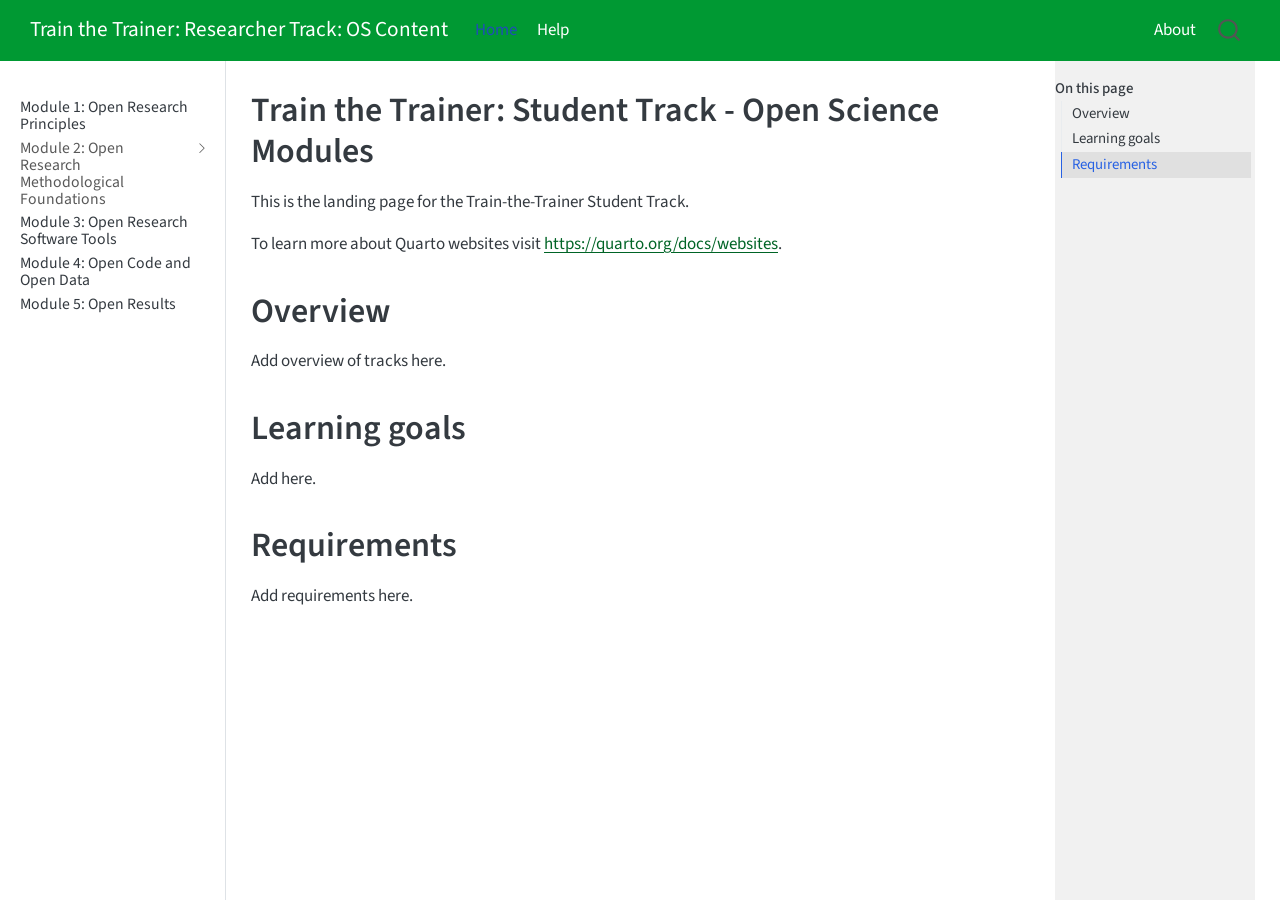
<file: index.html>
<!DOCTYPE html>
<html xmlns="http://www.w3.org/1999/xhtml" lang="en" xml:lang="en"><head>

<meta charset="utf-8">
<meta name="generator" content="quarto-1.11.9">

<meta name="viewport" content="width=device-width, initial-scale=1.0, user-scalable=yes">


<title>Train the Trainer: Student Track - Open Science Modules – Train the Trainer: Researcher Track: OS Content</title>
<style>
/* Default styles provided by pandoc.
** See https://pandoc.org/MANUAL.html#variables-for-html for config info.
*/
span.smallcaps{font-variant: small-caps;}
div.columns{display: flex; gap: 1.5em;}
div.column{flex: auto;}
@media screen {
div.columns{gap: min(4vw, 1.5em);}
div.column{overflow-x: auto;}
}
div.hanging-indent{margin-left: 1.5em; text-indent: -1.5em;}
ul.task-list{list-style: none;}
ul.task-list li input[type="checkbox"] {
  width: 0.8em;
  margin: 0 0.8em 0.2em -1em; /* quarto-specific, see https://github.com/quarto-dev/quarto-cli/issues/4556 */ 
  vertical-align: middle;
}
</style>


<script src="site_libs/quarto-nav/quarto-nav.js"></script>
<script src="site_libs/quarto-nav/headroom.min.js"></script>
<script src="site_libs/clipboard/clipboard.min.js"></script>
<script src="site_libs/quarto-search/autocomplete.umd.js"></script>
<script src="site_libs/quarto-search/fuse.min.js"></script>
<script src="site_libs/quarto-search/quarto-search.js"></script>
<meta name="quarto:offset" content="./">
<script src="site_libs/quarto-html/quarto.js" type="module"></script>
<script src="site_libs/quarto-html/tabsets/tabsets.js" type="module"></script>
<script src="site_libs/quarto-html/scrollable-regions/scrollable-regions.js" type="module"></script>
<script src="site_libs/quarto-html/popper.min.js"></script>
<script src="site_libs/quarto-html/tippy.umd.min.js"></script>
<script src="site_libs/quarto-html/anchor.min.js"></script>
<link href="site_libs/quarto-html/tippy.css" rel="stylesheet">
<link href="site_libs/quarto-html/quarto-syntax-highlighting-63b5708e65d6cd79cd7618c58d0c21e7.css" rel="stylesheet" id="quarto-text-highlighting-styles">
<script src="site_libs/bootstrap/bootstrap.min.js"></script>
<link href="site_libs/bootstrap/bootstrap-icons.css" rel="stylesheet">
<link href="site_libs/bootstrap/bootstrap-fae47caf9e852e6e4b6ee8ceec8e0f71.min.css" rel="stylesheet" append-hash="true" id="quarto-bootstrap" data-mode="light">
<script id="quarto-search-options" type="application/json">{
  "location": "navbar",
  "copy-button": false,
  "collapse-after": 3,
  "panel-placement": "end",
  "type": "overlay",
  "limit": 50,
  "keyboard-shortcut": [
    "f",
    "/",
    "s"
  ],
  "show-item-context": false,
  "language": {
    "search-no-results-text": "No results",
    "search-matching-documents-text": "matching documents",
    "search-copy-link-title": "Copy link to search",
    "search-hide-matches-text": "Hide additional matches",
    "search-more-match-text": "more match in this document",
    "search-more-matches-text": "more matches in this document",
    "search-clear-button-title": "Clear",
    "search-text-placeholder": "",
    "search-detached-cancel-button-title": "Cancel",
    "search-submit-button-title": "Submit",
    "search-label": "Search"
  }
}</script>


<link rel="stylesheet" href="website-custom.css">
</head>

<body class="nav-sidebar docked nav-fixed quarto-light"><a id="quarto-skip-link" class="visually-hidden-focusable" href="#quarto-document-content">Skip to main content</a>

<div id="quarto-search-results"></div>
  <header id="quarto-header" class="headroom fixed-top">
    <nav class="navbar navbar-expand-lg " data-bs-theme="dark" aria-label="Site">
      <div class="navbar-container container-fluid">
      <div class="navbar-brand-container mx-auto">
    <a class="navbar-brand" href="./index.html">
    <span class="navbar-title">Train the Trainer: Researcher Track: OS Content</span>
    </a>
  </div>
          <button class="navbar-toggler" type="button" data-bs-toggle="collapse" data-bs-target="#navbarCollapse" aria-controls="navbarCollapse" aria-expanded="false" aria-label="Toggle navigation" onclick="if (window.quartoToggleHeadroom) { window.quartoToggleHeadroom(); }">
  <span class="navbar-toggler-icon"></span>
</button>
          <div class="collapse navbar-collapse" id="navbarCollapse">
            <ul class="navbar-nav navbar-nav-scroll me-auto">
  <li class="nav-item">
    <a class="nav-link active" href="./index.html" aria-current="page"> 
<span class="menu-text">Home</span></a>
  </li>  
  <li class="nav-item">
    <a class="nav-link" href="./help.html"> 
<span class="menu-text">Help</span></a>
  </li>  
</ul>
            <ul class="navbar-nav navbar-nav-scroll ms-auto">
  <li class="nav-item">
    <a class="nav-link" href="./about.html"> 
<span class="menu-text">About</span></a>
  </li>  
</ul>
          </div> <!-- /navcollapse -->
            <div class="quarto-navbar-tools">
</div>
            <div id="quarto-search" class="" title="Search"></div>
      </div> <!-- /container-fluid -->
    </nav>
  <nav class="quarto-secondary-nav" aria-label="Toolbar">
    <div class="container-fluid d-flex">
      <button type="button" class="quarto-btn-toggle btn" data-bs-toggle="collapse" role="button" data-bs-target=".quarto-sidebar-collapse-item" aria-controls="quarto-sidebar" aria-expanded="false" aria-label="Toggle sidebar navigation" onclick="if (window.quartoToggleHeadroom) { window.quartoToggleHeadroom(); }">
        <i class="bi bi-layout-text-sidebar-reverse"></i>
      </button>
        <nav class="quarto-page-breadcrumbs" aria-label="Breadcrumbs"><ol class="breadcrumb"><li class="breadcrumb-item">Train the Trainer: Student Track - Open Science Modules</li></ol></nav>
        <a class="flex-grow-1" data-bs-toggle="collapse" data-bs-target=".quarto-sidebar-collapse-item" onclick="if (window.quartoToggleHeadroom) { window.quartoToggleHeadroom(); }">      
        </a>
    </div>
  </nav>
</header>
<!-- content -->
<div id="quarto-content" class="quarto-container page-columns page-rows-contents page-layout-article page-navbar">
<!-- sidebar -->
  <nav id="quarto-sidebar" class="sidebar collapse collapse-horizontal quarto-sidebar-collapse-item sidebar-navigation docked overflow-auto" aria-label="Section">
    <div class="sidebar-menu-container"> 
    <ul class="list-unstyled mt-1">
        <li class="sidebar-item sidebar-item-section">
      <span class="sidebar-item-text sidebar-link text-start">
 <span class="menu-text">Module 1: Open Research Principles</span></span>
  </li>
        <li class="sidebar-item sidebar-item-section">
      <div class="sidebar-item-container"> 
            <button type="button" class="sidebar-item-text sidebar-item-toggle sidebar-link text-start collapsed" data-bs-toggle="collapse" data-bs-target="#quarto-sidebar-section-2" aria-controls="quarto-sidebar-section-2" aria-expanded="false">
 <span class="menu-text" id="quarto-sidebar-section-2-label">Module 2: Open Research Methodological Foundations</span><i class="bi bi-chevron-right" aria-hidden="true"></i></button>
      </div>
      <ul id="quarto-sidebar-section-2" aria-labelledby="quarto-sidebar-section-2-label" class="collapse list-unstyled sidebar-section depth1 ">  
          <li class="sidebar-item">
  <div class="sidebar-item-container"> 
  <a href="./materials/OS-M2/OS-M2-S3-Preregistration/OS-M2-S3-Preregistration.html" class="sidebar-item-text sidebar-link">
 <span class="menu-text">2.3. Introduction to Preregistration</span></a>
  </div>
</li>
      </ul>
  </li>
        <li class="sidebar-item sidebar-item-section">
      <span class="sidebar-item-text sidebar-link text-start">
 <span class="menu-text">Module 3: Open Research Software Tools</span></span>
  </li>
        <li class="sidebar-item sidebar-item-section">
      <span class="sidebar-item-text sidebar-link text-start">
 <span class="menu-text">Module 4: Open Code and Open Data</span></span>
  </li>
        <li class="sidebar-item sidebar-item-section">
      <span class="sidebar-item-text sidebar-link text-start">
 <span class="menu-text">Module 5: Open Results</span></span>
  </li>
    </ul>
    </div>
</nav>
<div id="quarto-sidebar-glass" class="quarto-sidebar-collapse-item" data-bs-toggle="collapse" data-bs-target=".quarto-sidebar-collapse-item"></div>
<!-- margin-sidebar -->
    <div id="quarto-margin-sidebar" class="sidebar margin-sidebar">
        <nav id="TOC" role="doc-toc" aria-labelledby="toc-title" class="toc-active">
    <h2 id="toc-title">On this page</h2>
   
  <ul>
  <li><a href="#overview" id="toc-overview" class="nav-link active" data-scroll-target="#overview">Overview</a></li>
  <li><a href="#learning-goals" id="toc-learning-goals" class="nav-link" data-scroll-target="#learning-goals">Learning goals</a></li>
  <li><a href="#requirements" id="toc-requirements" class="nav-link" data-scroll-target="#requirements">Requirements</a></li>
  </ul>
</nav>
    </div>
<!-- main -->
<main class="content" id="quarto-document-content" tabindex="-1">

<header id="title-block-header" class="quarto-title-block default">
<div class="quarto-title">
<h1 class="title">Train the Trainer: Student Track - Open Science Modules</h1>
</div>



<div class="quarto-title-meta">

    
  
    
  </div>
  


</header>


<p>This is the landing page for the Train-the-Trainer Student Track.</p>
<p>To learn more about Quarto websites visit <a href="https://quarto.org/docs/websites" class="uri">https://quarto.org/docs/websites</a>.</p>
<section id="overview" class="level1">
<h1>Overview</h1>
<p>Add overview of tracks here.</p>
</section>
<section id="learning-goals" class="level1">
<h1>Learning goals</h1>
<p>Add here.</p>
</section>
<section id="requirements" class="level1">
<h1>Requirements</h1>
<p>Add requirements here.</p>


</section>

</main> <!-- /main -->
<script id="quarto-html-after-body" type="application/javascript">
  window.document.addEventListener("DOMContentLoaded", function (event) {
    const icon = "";
    const anchorJS = new window.AnchorJS();
    anchorJS.options = {
      placement: 'right',
      icon: icon
    };
    anchorJS.add('.anchored');
    const isCodeAnnotation = (el) => {
      for (const clz of el.classList) {
        if (clz.startsWith('code-annotation-')) {                     
          return true;
        }
      }
      return false;
    }
    const onCopySuccess = function(e) {
      // button target
      const button = e.trigger;
      // don't keep focus
      button.blur();
      // flash "checked"
      button.classList.add('code-copy-button-checked');
      var currentTitle = button.getAttribute("title");
      button.setAttribute("title", "Copied!");
      let tooltip;
      if (window.bootstrap) {
        button.setAttribute("data-bs-toggle", "tooltip");
        button.setAttribute("data-bs-placement", "left");
        button.setAttribute("data-bs-title", "Copied!");
        tooltip = new bootstrap.Tooltip(button, 
          { trigger: "manual", 
            customClass: "code-copy-button-tooltip",
            offset: [0, -8]});
        tooltip.show();    
      }
      setTimeout(function() {
        if (tooltip) {
          tooltip.hide();
          button.removeAttribute("data-bs-title");
          button.removeAttribute("data-bs-toggle");
          button.removeAttribute("data-bs-placement");
        }
        button.setAttribute("title", currentTitle);
        button.classList.remove('code-copy-button-checked');
      }, 1000);
      // clear code selection
      e.clearSelection();
    }
    const getTextToCopy = function(trigger) {
      const outerScaffold = trigger.parentElement.cloneNode(true);
      const codeEl = outerScaffold.querySelector('code');
      for (const childEl of codeEl.children) {
        if (isCodeAnnotation(childEl)) {
          childEl.remove();
        }
      }
      return codeEl.innerText;
    }
    const clipboard = new window.ClipboardJS('.code-copy-button:not([data-in-quarto-modal])', {
      text: getTextToCopy
    });
    clipboard.on('success', onCopySuccess);
    if (window.document.getElementById('quarto-embedded-source-code-modal')) {
      const clipboardModal = new window.ClipboardJS('.code-copy-button[data-in-quarto-modal]', {
        text: getTextToCopy,
        container: window.document.getElementById('quarto-embedded-source-code-modal')
      });
      clipboardModal.on('success', onCopySuccess);
    }
      var localhostRegex = new RegExp(/^(?:http|https):\/\/localhost\:?[0-9]*\//);
      var mailtoRegex = new RegExp(/^mailto:/);
        var filterRegex = new RegExp("https:\/\/lmu-osc\.github\.io\/train-the-trainer-researcher-track-OS\/");
      var isInternal = (href) => {
          return filterRegex.test(href) || localhostRegex.test(href) || mailtoRegex.test(href);
      }
      // Inspect non-navigation links and adorn them if external
      window.quartoDecorateExternalLinks = function (root) {
     var links = (root || window.document).querySelectorAll('a[href]:not(.nav-link):not(.navbar-brand):not(.toc-action):not(.sidebar-link):not(.sidebar-item-toggle):not(.pagination-link):not(.no-external):not([aria-hidden]):not(.dropdown-item):not(.quarto-navigation-tool):not(.about-link)');
      for (var i=0; i<links.length; i++) {
        const link = links[i];
        if (!isInternal(link.href)) {
          // undo the damage that might have been done by quarto-nav.js in the case of
          // links that we want to consider external
          if (link.dataset.originalHref !== undefined) {
            link.href = link.dataset.originalHref;
          }
          if (!link.classList.contains('no-external-icon')) {
          }
        }
      }
      };
      window.quartoDecorateExternalLinks(window.document);
    // Esc closes the popup (WCAG 1.4.13) and focus leaving both trigger and
    // popup closes it (WCAG 2.4.11); tippy handles neither for interactive popups.
    const hideOnEscAndFocusOut = {
      name: 'hideOnEscAndFocusOut',
      defaultValue: true,
      fn(instance) {
        const dismiss = () => {
          // A show scheduled by the trigger delay would otherwise reopen it
          instance.clearDelayTimeouts();
          instance.hide();
        };
        const onKeyDown = (event) => {
          if (event.key !== 'Escape') {
            return;
          }
          // Keep Esc from also reaching page handlers (e.g. reveal.js overview),
          // except an open reveal.js slide menu, which Esc should close too.
          // The menu handles keys only when its keyboard option is on.
          const menuHandlesEsc = window.Reveal?.getPlugin?.('menu')?.isOpen() &&
            window.Reveal.getConfig().menu?.keyboard !== false;
          if (!menuHandlesEsc) {
            event.stopPropagation();
          }
          if (instance.popper.contains(window.document.activeElement)) {
            // Disabled while refocusing so the focus trigger does not reopen it
            instance.disable();
            instance.reference.focus();
            instance.enable();
          }
          dismiss();
        };
        const onFocusOut = (event) => {
          const target = event.relatedTarget;
          if (target && !instance.reference.contains(target) &&
              !instance.popper.contains(target)) {
            dismiss();
          }
        };
        // On the trigger too: a click trigger (code-annotations: select) has no
        // blur handling. Attached for the instance's lifetime so leaving the
        // trigger also cancels a show still pending on the trigger delay.
        instance.reference.addEventListener('focusout', onFocusOut);
        return {
          onShow() {
            window.document.addEventListener('keydown', onKeyDown, true);
            instance.popper.addEventListener('focusout', onFocusOut);
          },
          onHide() {
            window.document.removeEventListener('keydown', onKeyDown, true);
            instance.popper.removeEventListener('focusout', onFocusOut);
          },
          onDestroy() {
            instance.reference.removeEventListener('focusout', onFocusOut);
          },
        };
      },
    };
    function tippyHover(el, contentFn, onTriggerFn, onUntriggerFn) {
      const config = {
        allowHTML: true,
        maxWidth: 500,
        delay: 100,
        arrow: false,
        appendTo: function(el) {
            return el.parentElement;
        },
        interactive: true,
        interactiveBorder: 10,
        theme: 'quarto',
        placement: 'bottom-start',
        plugins: [hideOnEscAndFocusOut],
      };
      if (contentFn) {
        config.content = contentFn;
      }
      if (onTriggerFn) {
        config.onTrigger = onTriggerFn;
      }
      if (onUntriggerFn) {
        config.onUntrigger = onUntriggerFn;
      }
      window.tippy(el, config); 
    }
    const noterefs = window.document.querySelectorAll('a[role="doc-noteref"]');
    for (var i=0; i<noterefs.length; i++) {
      const ref = noterefs[i];
      tippyHover(ref, function() {
        // use id or data attribute instead here
        let href = ref.getAttribute('data-footnote-href') || ref.getAttribute('href');
        try { href = new URL(href).hash; } catch {}
        const id = href.replace(/^#\/?/, "");
        const note = window.document.getElementById(id);
        if (note) {
          return note.innerHTML;
        } else {
          return "";
        }
      });
    }
    const xrefs = window.document.querySelectorAll('a.quarto-xref');
    const processXRef = (id, note) => {
      // Strip column container classes
      const stripColumnClz = (el) => {
        el.classList.remove("page-full", "page-columns");
        if (el.children) {
          for (const child of el.children) {
            stripColumnClz(child);
          }
        }
      }
      stripColumnClz(note)
      if (id === null || id.startsWith('sec-')) {
        // Special case sections, only their first couple elements
        const container = document.createElement("div");
        if (note.children && note.children.length > 2) {
          container.appendChild(note.children[0].cloneNode(true));
          for (let i = 1; i < note.children.length; i++) {
            const child = note.children[i];
            if (child.tagName === "P" && child.innerText === "") {
              continue;
            } else {
              container.appendChild(child.cloneNode(true));
              break;
            }
          }
          if (window.Quarto?.typesetMath) {
            window.Quarto.typesetMath(container);
          }
          return container.innerHTML
        } else {
          if (window.Quarto?.typesetMath) {
            window.Quarto.typesetMath(note);
          }
          return note.innerHTML;
        }
      } else {
        // Remove any anchor links if they are present
        const anchorLink = note.querySelector('a.anchorjs-link');
        if (anchorLink) {
          anchorLink.remove();
        }
        if (window.Quarto?.typesetMath) {
          window.Quarto.typesetMath(note);
        }
        if (note.classList.contains("callout")) {
          return note.outerHTML;
        } else {
          return note.innerHTML;
        }
      }
    }
    for (var i=0; i<xrefs.length; i++) {
      const xref = xrefs[i];
      tippyHover(xref, undefined, function(instance) {
        instance.disable();
        let url = xref.getAttribute('href');
        let hash = undefined; 
        if (url.startsWith('#')) {
          hash = url;
        } else {
          try { hash = new URL(url).hash; } catch {}
        }
        if (hash) {
          const id = hash.replace(/^#\/?/, "");
          const note = window.document.getElementById(id);
          if (note !== null) {
            try {
              const html = processXRef(id, note.cloneNode(true));
              instance.setContent(html);
            } finally {
              instance.enable();
              instance.show();
            }
          } else {
            // See if we can fetch this
            fetch(url.split('#')[0])
            .then(res => res.text())
            .then(html => {
              const parser = new DOMParser();
              const htmlDoc = parser.parseFromString(html, "text/html");
              const note = htmlDoc.getElementById(id);
              if (note !== null) {
                const html = processXRef(id, note);
                instance.setContent(html);
              } 
            }).finally(() => {
              instance.enable();
              instance.show();
            });
          }
        } else {
          // See if we can fetch a full url (with no hash to target)
          // This is a special case and we should probably do some content thinning / targeting
          fetch(url)
          .then(res => res.text())
          .then(html => {
            const parser = new DOMParser();
            const htmlDoc = parser.parseFromString(html, "text/html");
            const note = htmlDoc.querySelector('main.content');
            if (note !== null) {
              // This should only happen for chapter cross references
              // (since there is no id in the URL)
              // remove the first header
              if (note.children.length > 0 && note.children[0].tagName === "HEADER") {
                note.children[0].remove();
              }
              const html = processXRef(null, note);
              instance.setContent(html);
            } 
          }).finally(() => {
            instance.enable();
            instance.show();
          });
        }
      }, function(instance) {
      });
    }
        let selectedAnnoteEl;
        const selectorForAnnotation = ( cell, annotation) => {
          let cellAttr = 'data-code-cell="' + cell + '"';
          let lineAttr = 'data-code-annotation="' +  annotation + '"';
          const selector = 'span[' + cellAttr + '][' + lineAttr + ']';
          return selector;
        }
        const selectCodeLines = (annoteEl) => {
          const doc = window.document;
          const targetCell = annoteEl.getAttribute("data-target-cell");
          const targetAnnotation = annoteEl.getAttribute("data-target-annotation");
          const annoteSpan = window.document.querySelector(selectorForAnnotation(targetCell, targetAnnotation));
          const lines = annoteSpan.getAttribute("data-code-lines").split(",");
          const lineIds = lines.map((line) => {
            return targetCell + "-" + line;
          })
          // Each band is positioned against its own containing block, which is
          // not the offsetParent of the lines, so place it from client rects.
          const placeBand = (band, firstEl, lastEl, codeBlock) => {
            const container = band.offsetParent;
            if (container === null) {
              return;
            }
            const containerRect = container.getBoundingClientRect();
            // Reveal.js scales slides with a transform, so convert client
            // pixels back to the CSS pixels of the container.
            const scale = containerRect.height / container.offsetHeight || 1;
            const firstRect = firstEl.getBoundingClientRect();
            const lastRect = lastEl.getBoundingClientRect();
            const top = (firstRect.top - containerRect.top) / scale - container.clientTop + container.scrollTop;
            const height = (lastRect.bottom - firstRect.top) / scale;
            band.style.top = top - 2 + "px";
            band.style.height = height + 4 + "px";
            if (codeBlock) {
              // Without the copy button wrapper, the containing block is wider
              // than the code block, so span the code block explicitly.
              const blockRect = codeBlock.getBoundingClientRect();
              band.style.left = (blockRect.left - containerRect.left) / scale - container.clientLeft + container.scrollLeft + "px";
              band.style.width = blockRect.width / scale + "px";
            }
          };
          if (lineIds.length > 0) {
            const el = window.document.getElementById(lineIds[0]);
            const lastEl = window.document.getElementById(lineIds[lineIds.length - 1]);
            const parent = el.parentElement.parentElement;
            // cook up a div (if necessary) and position it
            let div = window.document.getElementById("code-annotation-line-highlight");
            if (div === null) {
              div = window.document.createElement("div");
              div.setAttribute("id", "code-annotation-line-highlight");
              div.style.position = 'absolute';
              parent.appendChild(div);
            }
            placeBand(div, el, lastEl, parent.closest("div.sourceCode") || parent);
            let gutterDiv = window.document.getElementById("code-annotation-line-highlight-gutter");
            if (gutterDiv === null) {
              gutterDiv = window.document.createElement("div");
              gutterDiv.setAttribute("id", "code-annotation-line-highlight-gutter");
              gutterDiv.style.position = 'absolute';
              const codeCell = window.document.getElementById(targetCell);
              const gutter = codeCell.querySelector('.code-annotation-gutter');
              gutter.appendChild(gutterDiv);
            }
            placeBand(gutterDiv, el, lastEl);
            selectedAnnoteEl = annoteEl;
          }
        };
        const unselectCodeLines = () => {
          const elementsIds = ["code-annotation-line-highlight", "code-annotation-line-highlight-gutter"];
          elementsIds.forEach((elId) => {
            const div = window.document.getElementById(elId);
            if (div) {
              div.remove();
            }
          });
          selectedAnnoteEl = undefined;
        };
          // Handle positioning of the toggle
      window.addEventListener(
        "resize",
        throttle(() => {
          elRect = undefined;
          if (selectedAnnoteEl) {
            selectCodeLines(selectedAnnoteEl);
          }
        }, 10)
      );
      function throttle(fn, ms) {
      let throttle = false;
      let timer;
        return (...args) => {
          if(!throttle) { // first call gets through
              fn.apply(this, args);
              throttle = true;
          } else { // all the others get throttled
              if(timer) clearTimeout(timer); // cancel #2
              timer = setTimeout(() => {
                fn.apply(this, args);
                timer = throttle = false;
              }, ms);
          }
        };
      }
        // Attach click handler to the DT
        const annoteDls = window.document.querySelectorAll('dt[data-target-cell]');
        for (const annoteDlNode of annoteDls) {
          annoteDlNode.addEventListener('click', (event) => {
            const clickedEl = event.target;
            if (clickedEl !== selectedAnnoteEl) {
              unselectCodeLines();
              const activeEl = window.document.querySelector('dt[data-target-cell].code-annotation-active');
              if (activeEl) {
                activeEl.classList.remove('code-annotation-active');
              }
              selectCodeLines(clickedEl);
              clickedEl.classList.add('code-annotation-active');
            } else {
              // Unselect the line
              unselectCodeLines();
              clickedEl.classList.remove('code-annotation-active');
            }
          });
        }
    const findCites = (el) => {
      const parentEl = el.parentElement;
      if (parentEl) {
        const cites = parentEl.dataset.cites;
        if (cites) {
          return {
            el,
            cites: cites.split(' ')
          };
        } else {
          return findCites(el.parentElement)
        }
      } else {
        return undefined;
      }
    };
    var bibliorefs = window.document.querySelectorAll('a[role="doc-biblioref"]');
    for (var i=0; i<bibliorefs.length; i++) {
      const ref = bibliorefs[i];
      const citeInfo = findCites(ref);
      if (citeInfo) {
        tippyHover(citeInfo.el, function() {
          var popup = window.document.createElement('div');
          citeInfo.cites.forEach(function(cite) {
            var citeDiv = window.document.createElement('div');
            citeDiv.classList.add('hanging-indent');
            citeDiv.classList.add('csl-entry');
            var biblioDiv = window.document.getElementById('ref-' + cite);
            if (biblioDiv) {
              citeDiv.innerHTML = biblioDiv.innerHTML;
            }
            popup.appendChild(citeDiv);
          });
          return popup.innerHTML;
        });
      }
    }
  });
  </script>
  <script type="application/javascript">
  window.quartoScrollableRegionsLabels = {"code":"Scrollable code","output":"Scrollable output"};
  </script>
</div> <!-- /content -->




</body></html>
</file>
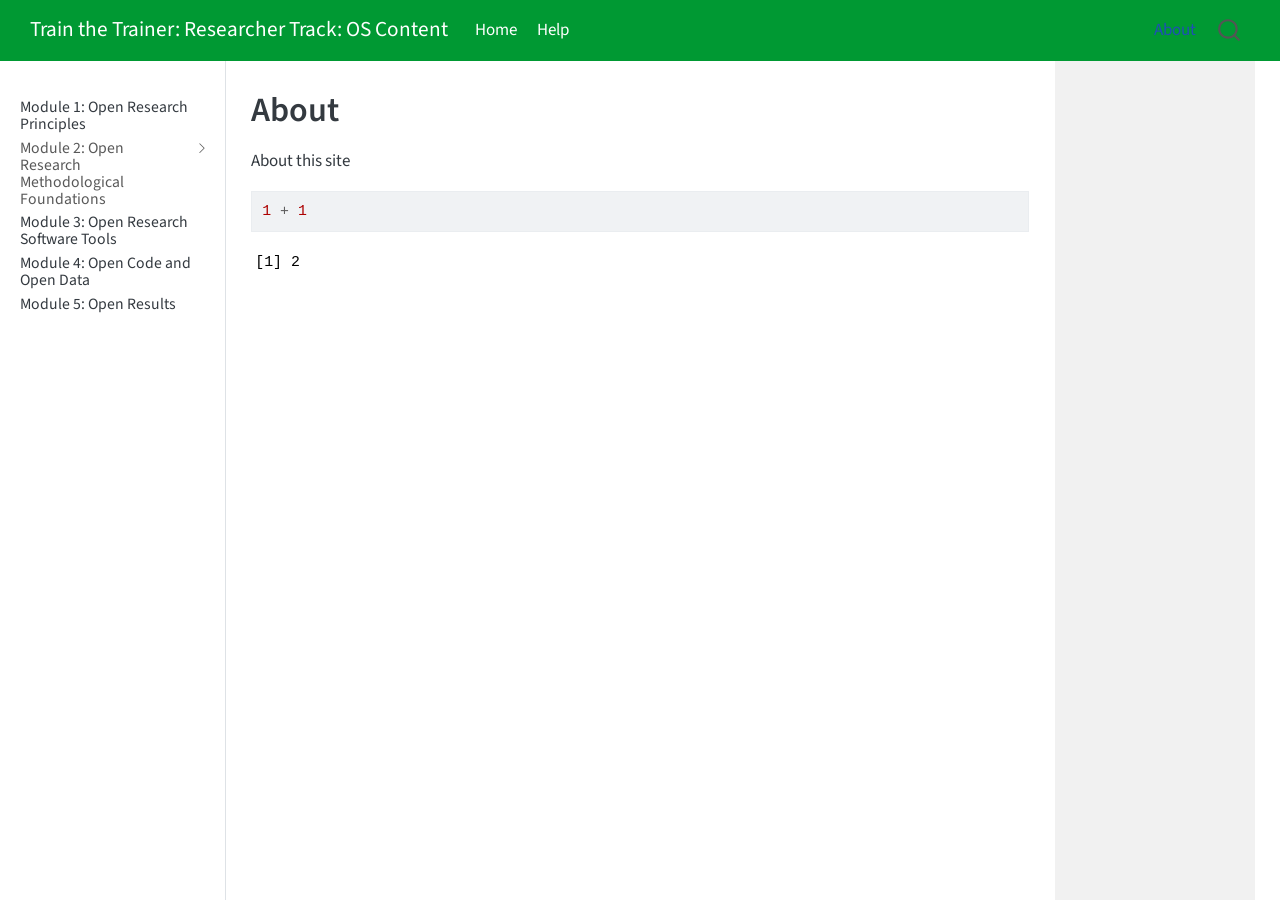
<file: about.html>
<!DOCTYPE html>
<html xmlns="http://www.w3.org/1999/xhtml" lang="en" xml:lang="en"><head>

<meta charset="utf-8">
<meta name="generator" content="quarto-1.11.9">

<meta name="viewport" content="width=device-width, initial-scale=1.0, user-scalable=yes">


<title>About – Train the Trainer: Researcher Track: OS Content</title>
<style>
/* Default styles provided by pandoc.
** See https://pandoc.org/MANUAL.html#variables-for-html for config info.
*/
span.smallcaps{font-variant: small-caps;}
div.columns{display: flex; gap: 1.5em;}
div.column{flex: auto;}
@media screen {
div.columns{gap: min(4vw, 1.5em);}
div.column{overflow-x: auto;}
}
div.hanging-indent{margin-left: 1.5em; text-indent: -1.5em;}
ul.task-list{list-style: none;}
ul.task-list li input[type="checkbox"] {
  width: 0.8em;
  margin: 0 0.8em 0.2em -1em; /* quarto-specific, see https://github.com/quarto-dev/quarto-cli/issues/4556 */ 
  vertical-align: middle;
}
/* CSS for syntax highlighting */
html { -webkit-text-size-adjust: 100%; }
pre > code.sourceCode { white-space: pre; position: relative; }
pre > code.sourceCode > span { display: inline-block; line-height: 1.25; }
pre > code.sourceCode > span:empty { height: 1.2em; }
.sourceCode { overflow: visible; }
code.sourceCode > span { color: inherit; text-decoration: inherit; }
div.sourceCode { margin: 1em 0; }
pre.sourceCode { margin: 0; }
@media screen {
div.sourceCode { overflow: auto; }
}
@media print {
pre > code.sourceCode { white-space: pre-wrap; }
pre > code.sourceCode > span { text-indent: -5em; padding-left: 5em; }
}
pre.numberSource code
  { counter-reset: source-line 0; }
pre.numberSource code > span
  { position: relative; left: -4em; counter-increment: source-line; }
pre.numberSource code > span > a:first-child::before
  { content: counter(source-line);
    position: relative; left: -1em; text-align: right; vertical-align: baseline;
    border: none; display: inline-block;
    -webkit-touch-callout: none; -webkit-user-select: none;
    -khtml-user-select: none; -moz-user-select: none;
    -ms-user-select: none; user-select: none;
    padding: 0 4px; width: 4em;
  }
pre.numberSource { margin-left: 3em;  padding-left: 4px; }
div.sourceCode
  {   }
@media screen {
pre > code.sourceCode > span > a:first-child::before { text-decoration: underline; }
}
</style>


<script src="site_libs/quarto-nav/quarto-nav.js"></script>
<script src="site_libs/quarto-nav/headroom.min.js"></script>
<script src="site_libs/clipboard/clipboard.min.js"></script>
<script src="site_libs/quarto-search/autocomplete.umd.js"></script>
<script src="site_libs/quarto-search/fuse.min.js"></script>
<script src="site_libs/quarto-search/quarto-search.js"></script>
<meta name="quarto:offset" content="./">
<script src="site_libs/quarto-html/quarto.js" type="module"></script>
<script src="site_libs/quarto-html/tabsets/tabsets.js" type="module"></script>
<script src="site_libs/quarto-html/scrollable-regions/scrollable-regions.js" type="module"></script>
<script src="site_libs/quarto-html/popper.min.js"></script>
<script src="site_libs/quarto-html/tippy.umd.min.js"></script>
<script src="site_libs/quarto-html/anchor.min.js"></script>
<link href="site_libs/quarto-html/tippy.css" rel="stylesheet">
<link href="site_libs/quarto-html/quarto-syntax-highlighting-63b5708e65d6cd79cd7618c58d0c21e7.css" rel="stylesheet" id="quarto-text-highlighting-styles">
<script src="site_libs/bootstrap/bootstrap.min.js"></script>
<link href="site_libs/bootstrap/bootstrap-icons.css" rel="stylesheet">
<link href="site_libs/bootstrap/bootstrap-fae47caf9e852e6e4b6ee8ceec8e0f71.min.css" rel="stylesheet" append-hash="true" id="quarto-bootstrap" data-mode="light">
<script id="quarto-search-options" type="application/json">{
  "location": "navbar",
  "copy-button": false,
  "collapse-after": 3,
  "panel-placement": "end",
  "type": "overlay",
  "limit": 50,
  "keyboard-shortcut": [
    "f",
    "/",
    "s"
  ],
  "show-item-context": false,
  "language": {
    "search-no-results-text": "No results",
    "search-matching-documents-text": "matching documents",
    "search-copy-link-title": "Copy link to search",
    "search-hide-matches-text": "Hide additional matches",
    "search-more-match-text": "more match in this document",
    "search-more-matches-text": "more matches in this document",
    "search-clear-button-title": "Clear",
    "search-text-placeholder": "",
    "search-detached-cancel-button-title": "Cancel",
    "search-submit-button-title": "Submit",
    "search-label": "Search"
  }
}</script>


<link rel="stylesheet" href="website-custom.css">
</head>

<body class="nav-sidebar docked nav-fixed quarto-light"><a id="quarto-skip-link" class="visually-hidden-focusable" href="#quarto-document-content">Skip to main content</a>

<div id="quarto-search-results"></div>
  <header id="quarto-header" class="headroom fixed-top">
    <nav class="navbar navbar-expand-lg " data-bs-theme="dark" aria-label="Site">
      <div class="navbar-container container-fluid">
      <div class="navbar-brand-container mx-auto">
    <a class="navbar-brand" href="./index.html">
    <span class="navbar-title">Train the Trainer: Researcher Track: OS Content</span>
    </a>
  </div>
          <button class="navbar-toggler" type="button" data-bs-toggle="collapse" data-bs-target="#navbarCollapse" aria-controls="navbarCollapse" aria-expanded="false" aria-label="Toggle navigation" onclick="if (window.quartoToggleHeadroom) { window.quartoToggleHeadroom(); }">
  <span class="navbar-toggler-icon"></span>
</button>
          <div class="collapse navbar-collapse" id="navbarCollapse">
            <ul class="navbar-nav navbar-nav-scroll me-auto">
  <li class="nav-item">
    <a class="nav-link" href="./index.html"> 
<span class="menu-text">Home</span></a>
  </li>  
  <li class="nav-item">
    <a class="nav-link" href="./help.html"> 
<span class="menu-text">Help</span></a>
  </li>  
</ul>
            <ul class="navbar-nav navbar-nav-scroll ms-auto">
  <li class="nav-item">
    <a class="nav-link active" href="./about.html" aria-current="page"> 
<span class="menu-text">About</span></a>
  </li>  
</ul>
          </div> <!-- /navcollapse -->
            <div class="quarto-navbar-tools">
</div>
            <div id="quarto-search" class="" title="Search"></div>
      </div> <!-- /container-fluid -->
    </nav>
  <nav class="quarto-secondary-nav" aria-label="Toolbar">
    <div class="container-fluid d-flex">
      <button type="button" class="quarto-btn-toggle btn" data-bs-toggle="collapse" role="button" data-bs-target=".quarto-sidebar-collapse-item" aria-controls="quarto-sidebar" aria-expanded="false" aria-label="Toggle sidebar navigation" onclick="if (window.quartoToggleHeadroom) { window.quartoToggleHeadroom(); }">
        <i class="bi bi-layout-text-sidebar-reverse"></i>
      </button>
        <nav class="quarto-page-breadcrumbs" aria-label="Breadcrumbs"><ol class="breadcrumb"><li class="breadcrumb-item">About</li></ol></nav>
        <a class="flex-grow-1" data-bs-toggle="collapse" data-bs-target=".quarto-sidebar-collapse-item" onclick="if (window.quartoToggleHeadroom) { window.quartoToggleHeadroom(); }">      
        </a>
    </div>
  </nav>
</header>
<!-- content -->
<div id="quarto-content" class="quarto-container page-columns page-rows-contents page-layout-article page-navbar">
<!-- sidebar -->
  <nav id="quarto-sidebar" class="sidebar collapse collapse-horizontal quarto-sidebar-collapse-item sidebar-navigation docked overflow-auto" aria-label="Section">
    <div class="sidebar-menu-container"> 
    <ul class="list-unstyled mt-1">
        <li class="sidebar-item sidebar-item-section">
      <span class="sidebar-item-text sidebar-link text-start">
 <span class="menu-text">Module 1: Open Research Principles</span></span>
  </li>
        <li class="sidebar-item sidebar-item-section">
      <div class="sidebar-item-container"> 
            <button type="button" class="sidebar-item-text sidebar-item-toggle sidebar-link text-start collapsed" data-bs-toggle="collapse" data-bs-target="#quarto-sidebar-section-2" aria-controls="quarto-sidebar-section-2" aria-expanded="false">
 <span class="menu-text" id="quarto-sidebar-section-2-label">Module 2: Open Research Methodological Foundations</span><i class="bi bi-chevron-right" aria-hidden="true"></i></button>
      </div>
      <ul id="quarto-sidebar-section-2" aria-labelledby="quarto-sidebar-section-2-label" class="collapse list-unstyled sidebar-section depth1 ">  
          <li class="sidebar-item">
  <div class="sidebar-item-container"> 
  <a href="./materials/OS-M2/OS-M2-S3-Preregistration/OS-M2-S3-Preregistration.html" class="sidebar-item-text sidebar-link">
 <span class="menu-text">2.3. Introduction to Preregistration</span></a>
  </div>
</li>
      </ul>
  </li>
        <li class="sidebar-item sidebar-item-section">
      <span class="sidebar-item-text sidebar-link text-start">
 <span class="menu-text">Module 3: Open Research Software Tools</span></span>
  </li>
        <li class="sidebar-item sidebar-item-section">
      <span class="sidebar-item-text sidebar-link text-start">
 <span class="menu-text">Module 4: Open Code and Open Data</span></span>
  </li>
        <li class="sidebar-item sidebar-item-section">
      <span class="sidebar-item-text sidebar-link text-start">
 <span class="menu-text">Module 5: Open Results</span></span>
  </li>
    </ul>
    </div>
</nav>
<div id="quarto-sidebar-glass" class="quarto-sidebar-collapse-item" data-bs-toggle="collapse" data-bs-target=".quarto-sidebar-collapse-item"></div>
<!-- margin-sidebar -->
    <div id="quarto-margin-sidebar" class="sidebar margin-sidebar zindex-bottom">
        
    </div>
<!-- main -->
<main class="content" id="quarto-document-content" tabindex="-1">

<header id="title-block-header" class="quarto-title-block default">
<div class="quarto-title">
<h1 class="title">About</h1>
</div>



<div class="quarto-title-meta">

    
  
    
  </div>
  


</header>


<p>About this site</p>
<div class="cell">
<div class="code-copy-outer-scaffold"><div class="sourceCode cell-code" id="cb1"><pre class="sourceCode r code-with-copy"><code class="sourceCode r"><span id="cb1-1"><a href="#cb1-1" aria-hidden="true" tabindex="-1"></a><span class="dv">1</span> <span class="sc">+</span> <span class="dv">1</span></span></code></pre></div><button title="Copy to Clipboard" class="code-copy-button"><i class="bi"></i></button></div>
<div class="cell-output cell-output-stdout">
<pre><code>[1] 2</code></pre>
</div>
</div>



</main> <!-- /main -->
<script id="quarto-html-after-body" type="application/javascript">
  window.document.addEventListener("DOMContentLoaded", function (event) {
    const icon = "";
    const anchorJS = new window.AnchorJS();
    anchorJS.options = {
      placement: 'right',
      icon: icon
    };
    anchorJS.add('.anchored');
    const isCodeAnnotation = (el) => {
      for (const clz of el.classList) {
        if (clz.startsWith('code-annotation-')) {                     
          return true;
        }
      }
      return false;
    }
    const onCopySuccess = function(e) {
      // button target
      const button = e.trigger;
      // don't keep focus
      button.blur();
      // flash "checked"
      button.classList.add('code-copy-button-checked');
      var currentTitle = button.getAttribute("title");
      button.setAttribute("title", "Copied!");
      let tooltip;
      if (window.bootstrap) {
        button.setAttribute("data-bs-toggle", "tooltip");
        button.setAttribute("data-bs-placement", "left");
        button.setAttribute("data-bs-title", "Copied!");
        tooltip = new bootstrap.Tooltip(button, 
          { trigger: "manual", 
            customClass: "code-copy-button-tooltip",
            offset: [0, -8]});
        tooltip.show();    
      }
      setTimeout(function() {
        if (tooltip) {
          tooltip.hide();
          button.removeAttribute("data-bs-title");
          button.removeAttribute("data-bs-toggle");
          button.removeAttribute("data-bs-placement");
        }
        button.setAttribute("title", currentTitle);
        button.classList.remove('code-copy-button-checked');
      }, 1000);
      // clear code selection
      e.clearSelection();
    }
    const getTextToCopy = function(trigger) {
      const outerScaffold = trigger.parentElement.cloneNode(true);
      const codeEl = outerScaffold.querySelector('code');
      for (const childEl of codeEl.children) {
        if (isCodeAnnotation(childEl)) {
          childEl.remove();
        }
      }
      return codeEl.innerText;
    }
    const clipboard = new window.ClipboardJS('.code-copy-button:not([data-in-quarto-modal])', {
      text: getTextToCopy
    });
    clipboard.on('success', onCopySuccess);
    if (window.document.getElementById('quarto-embedded-source-code-modal')) {
      const clipboardModal = new window.ClipboardJS('.code-copy-button[data-in-quarto-modal]', {
        text: getTextToCopy,
        container: window.document.getElementById('quarto-embedded-source-code-modal')
      });
      clipboardModal.on('success', onCopySuccess);
    }
      var localhostRegex = new RegExp(/^(?:http|https):\/\/localhost\:?[0-9]*\//);
      var mailtoRegex = new RegExp(/^mailto:/);
        var filterRegex = new RegExp("https:\/\/lmu-osc\.github\.io\/train-the-trainer-researcher-track-OS\/");
      var isInternal = (href) => {
          return filterRegex.test(href) || localhostRegex.test(href) || mailtoRegex.test(href);
      }
      // Inspect non-navigation links and adorn them if external
      window.quartoDecorateExternalLinks = function (root) {
     var links = (root || window.document).querySelectorAll('a[href]:not(.nav-link):not(.navbar-brand):not(.toc-action):not(.sidebar-link):not(.sidebar-item-toggle):not(.pagination-link):not(.no-external):not([aria-hidden]):not(.dropdown-item):not(.quarto-navigation-tool):not(.about-link)');
      for (var i=0; i<links.length; i++) {
        const link = links[i];
        if (!isInternal(link.href)) {
          // undo the damage that might have been done by quarto-nav.js in the case of
          // links that we want to consider external
          if (link.dataset.originalHref !== undefined) {
            link.href = link.dataset.originalHref;
          }
          if (!link.classList.contains('no-external-icon')) {
          }
        }
      }
      };
      window.quartoDecorateExternalLinks(window.document);
    // Esc closes the popup (WCAG 1.4.13) and focus leaving both trigger and
    // popup closes it (WCAG 2.4.11); tippy handles neither for interactive popups.
    const hideOnEscAndFocusOut = {
      name: 'hideOnEscAndFocusOut',
      defaultValue: true,
      fn(instance) {
        const dismiss = () => {
          // A show scheduled by the trigger delay would otherwise reopen it
          instance.clearDelayTimeouts();
          instance.hide();
        };
        const onKeyDown = (event) => {
          if (event.key !== 'Escape') {
            return;
          }
          // Keep Esc from also reaching page handlers (e.g. reveal.js overview),
          // except an open reveal.js slide menu, which Esc should close too.
          // The menu handles keys only when its keyboard option is on.
          const menuHandlesEsc = window.Reveal?.getPlugin?.('menu')?.isOpen() &&
            window.Reveal.getConfig().menu?.keyboard !== false;
          if (!menuHandlesEsc) {
            event.stopPropagation();
          }
          if (instance.popper.contains(window.document.activeElement)) {
            // Disabled while refocusing so the focus trigger does not reopen it
            instance.disable();
            instance.reference.focus();
            instance.enable();
          }
          dismiss();
        };
        const onFocusOut = (event) => {
          const target = event.relatedTarget;
          if (target && !instance.reference.contains(target) &&
              !instance.popper.contains(target)) {
            dismiss();
          }
        };
        // On the trigger too: a click trigger (code-annotations: select) has no
        // blur handling. Attached for the instance's lifetime so leaving the
        // trigger also cancels a show still pending on the trigger delay.
        instance.reference.addEventListener('focusout', onFocusOut);
        return {
          onShow() {
            window.document.addEventListener('keydown', onKeyDown, true);
            instance.popper.addEventListener('focusout', onFocusOut);
          },
          onHide() {
            window.document.removeEventListener('keydown', onKeyDown, true);
            instance.popper.removeEventListener('focusout', onFocusOut);
          },
          onDestroy() {
            instance.reference.removeEventListener('focusout', onFocusOut);
          },
        };
      },
    };
    function tippyHover(el, contentFn, onTriggerFn, onUntriggerFn) {
      const config = {
        allowHTML: true,
        maxWidth: 500,
        delay: 100,
        arrow: false,
        appendTo: function(el) {
            return el.parentElement;
        },
        interactive: true,
        interactiveBorder: 10,
        theme: 'quarto',
        placement: 'bottom-start',
        plugins: [hideOnEscAndFocusOut],
      };
      if (contentFn) {
        config.content = contentFn;
      }
      if (onTriggerFn) {
        config.onTrigger = onTriggerFn;
      }
      if (onUntriggerFn) {
        config.onUntrigger = onUntriggerFn;
      }
      window.tippy(el, config); 
    }
    const noterefs = window.document.querySelectorAll('a[role="doc-noteref"]');
    for (var i=0; i<noterefs.length; i++) {
      const ref = noterefs[i];
      tippyHover(ref, function() {
        // use id or data attribute instead here
        let href = ref.getAttribute('data-footnote-href') || ref.getAttribute('href');
        try { href = new URL(href).hash; } catch {}
        const id = href.replace(/^#\/?/, "");
        const note = window.document.getElementById(id);
        if (note) {
          return note.innerHTML;
        } else {
          return "";
        }
      });
    }
    const xrefs = window.document.querySelectorAll('a.quarto-xref');
    const processXRef = (id, note) => {
      // Strip column container classes
      const stripColumnClz = (el) => {
        el.classList.remove("page-full", "page-columns");
        if (el.children) {
          for (const child of el.children) {
            stripColumnClz(child);
          }
        }
      }
      stripColumnClz(note)
      if (id === null || id.startsWith('sec-')) {
        // Special case sections, only their first couple elements
        const container = document.createElement("div");
        if (note.children && note.children.length > 2) {
          container.appendChild(note.children[0].cloneNode(true));
          for (let i = 1; i < note.children.length; i++) {
            const child = note.children[i];
            if (child.tagName === "P" && child.innerText === "") {
              continue;
            } else {
              container.appendChild(child.cloneNode(true));
              break;
            }
          }
          if (window.Quarto?.typesetMath) {
            window.Quarto.typesetMath(container);
          }
          return container.innerHTML
        } else {
          if (window.Quarto?.typesetMath) {
            window.Quarto.typesetMath(note);
          }
          return note.innerHTML;
        }
      } else {
        // Remove any anchor links if they are present
        const anchorLink = note.querySelector('a.anchorjs-link');
        if (anchorLink) {
          anchorLink.remove();
        }
        if (window.Quarto?.typesetMath) {
          window.Quarto.typesetMath(note);
        }
        if (note.classList.contains("callout")) {
          return note.outerHTML;
        } else {
          return note.innerHTML;
        }
      }
    }
    for (var i=0; i<xrefs.length; i++) {
      const xref = xrefs[i];
      tippyHover(xref, undefined, function(instance) {
        instance.disable();
        let url = xref.getAttribute('href');
        let hash = undefined; 
        if (url.startsWith('#')) {
          hash = url;
        } else {
          try { hash = new URL(url).hash; } catch {}
        }
        if (hash) {
          const id = hash.replace(/^#\/?/, "");
          const note = window.document.getElementById(id);
          if (note !== null) {
            try {
              const html = processXRef(id, note.cloneNode(true));
              instance.setContent(html);
            } finally {
              instance.enable();
              instance.show();
            }
          } else {
            // See if we can fetch this
            fetch(url.split('#')[0])
            .then(res => res.text())
            .then(html => {
              const parser = new DOMParser();
              const htmlDoc = parser.parseFromString(html, "text/html");
              const note = htmlDoc.getElementById(id);
              if (note !== null) {
                const html = processXRef(id, note);
                instance.setContent(html);
              } 
            }).finally(() => {
              instance.enable();
              instance.show();
            });
          }
        } else {
          // See if we can fetch a full url (with no hash to target)
          // This is a special case and we should probably do some content thinning / targeting
          fetch(url)
          .then(res => res.text())
          .then(html => {
            const parser = new DOMParser();
            const htmlDoc = parser.parseFromString(html, "text/html");
            const note = htmlDoc.querySelector('main.content');
            if (note !== null) {
              // This should only happen for chapter cross references
              // (since there is no id in the URL)
              // remove the first header
              if (note.children.length > 0 && note.children[0].tagName === "HEADER") {
                note.children[0].remove();
              }
              const html = processXRef(null, note);
              instance.setContent(html);
            } 
          }).finally(() => {
            instance.enable();
            instance.show();
          });
        }
      }, function(instance) {
      });
    }
        let selectedAnnoteEl;
        const selectorForAnnotation = ( cell, annotation) => {
          let cellAttr = 'data-code-cell="' + cell + '"';
          let lineAttr = 'data-code-annotation="' +  annotation + '"';
          const selector = 'span[' + cellAttr + '][' + lineAttr + ']';
          return selector;
        }
        const selectCodeLines = (annoteEl) => {
          const doc = window.document;
          const targetCell = annoteEl.getAttribute("data-target-cell");
          const targetAnnotation = annoteEl.getAttribute("data-target-annotation");
          const annoteSpan = window.document.querySelector(selectorForAnnotation(targetCell, targetAnnotation));
          const lines = annoteSpan.getAttribute("data-code-lines").split(",");
          const lineIds = lines.map((line) => {
            return targetCell + "-" + line;
          })
          // Each band is positioned against its own containing block, which is
          // not the offsetParent of the lines, so place it from client rects.
          const placeBand = (band, firstEl, lastEl, codeBlock) => {
            const container = band.offsetParent;
            if (container === null) {
              return;
            }
            const containerRect = container.getBoundingClientRect();
            // Reveal.js scales slides with a transform, so convert client
            // pixels back to the CSS pixels of the container.
            const scale = containerRect.height / container.offsetHeight || 1;
            const firstRect = firstEl.getBoundingClientRect();
            const lastRect = lastEl.getBoundingClientRect();
            const top = (firstRect.top - containerRect.top) / scale - container.clientTop + container.scrollTop;
            const height = (lastRect.bottom - firstRect.top) / scale;
            band.style.top = top - 2 + "px";
            band.style.height = height + 4 + "px";
            if (codeBlock) {
              // Without the copy button wrapper, the containing block is wider
              // than the code block, so span the code block explicitly.
              const blockRect = codeBlock.getBoundingClientRect();
              band.style.left = (blockRect.left - containerRect.left) / scale - container.clientLeft + container.scrollLeft + "px";
              band.style.width = blockRect.width / scale + "px";
            }
          };
          if (lineIds.length > 0) {
            const el = window.document.getElementById(lineIds[0]);
            const lastEl = window.document.getElementById(lineIds[lineIds.length - 1]);
            const parent = el.parentElement.parentElement;
            // cook up a div (if necessary) and position it
            let div = window.document.getElementById("code-annotation-line-highlight");
            if (div === null) {
              div = window.document.createElement("div");
              div.setAttribute("id", "code-annotation-line-highlight");
              div.style.position = 'absolute';
              parent.appendChild(div);
            }
            placeBand(div, el, lastEl, parent.closest("div.sourceCode") || parent);
            let gutterDiv = window.document.getElementById("code-annotation-line-highlight-gutter");
            if (gutterDiv === null) {
              gutterDiv = window.document.createElement("div");
              gutterDiv.setAttribute("id", "code-annotation-line-highlight-gutter");
              gutterDiv.style.position = 'absolute';
              const codeCell = window.document.getElementById(targetCell);
              const gutter = codeCell.querySelector('.code-annotation-gutter');
              gutter.appendChild(gutterDiv);
            }
            placeBand(gutterDiv, el, lastEl);
            selectedAnnoteEl = annoteEl;
          }
        };
        const unselectCodeLines = () => {
          const elementsIds = ["code-annotation-line-highlight", "code-annotation-line-highlight-gutter"];
          elementsIds.forEach((elId) => {
            const div = window.document.getElementById(elId);
            if (div) {
              div.remove();
            }
          });
          selectedAnnoteEl = undefined;
        };
          // Handle positioning of the toggle
      window.addEventListener(
        "resize",
        throttle(() => {
          elRect = undefined;
          if (selectedAnnoteEl) {
            selectCodeLines(selectedAnnoteEl);
          }
        }, 10)
      );
      function throttle(fn, ms) {
      let throttle = false;
      let timer;
        return (...args) => {
          if(!throttle) { // first call gets through
              fn.apply(this, args);
              throttle = true;
          } else { // all the others get throttled
              if(timer) clearTimeout(timer); // cancel #2
              timer = setTimeout(() => {
                fn.apply(this, args);
                timer = throttle = false;
              }, ms);
          }
        };
      }
        // Attach click handler to the DT
        const annoteDls = window.document.querySelectorAll('dt[data-target-cell]');
        for (const annoteDlNode of annoteDls) {
          annoteDlNode.addEventListener('click', (event) => {
            const clickedEl = event.target;
            if (clickedEl !== selectedAnnoteEl) {
              unselectCodeLines();
              const activeEl = window.document.querySelector('dt[data-target-cell].code-annotation-active');
              if (activeEl) {
                activeEl.classList.remove('code-annotation-active');
              }
              selectCodeLines(clickedEl);
              clickedEl.classList.add('code-annotation-active');
            } else {
              // Unselect the line
              unselectCodeLines();
              clickedEl.classList.remove('code-annotation-active');
            }
          });
        }
    const findCites = (el) => {
      const parentEl = el.parentElement;
      if (parentEl) {
        const cites = parentEl.dataset.cites;
        if (cites) {
          return {
            el,
            cites: cites.split(' ')
          };
        } else {
          return findCites(el.parentElement)
        }
      } else {
        return undefined;
      }
    };
    var bibliorefs = window.document.querySelectorAll('a[role="doc-biblioref"]');
    for (var i=0; i<bibliorefs.length; i++) {
      const ref = bibliorefs[i];
      const citeInfo = findCites(ref);
      if (citeInfo) {
        tippyHover(citeInfo.el, function() {
          var popup = window.document.createElement('div');
          citeInfo.cites.forEach(function(cite) {
            var citeDiv = window.document.createElement('div');
            citeDiv.classList.add('hanging-indent');
            citeDiv.classList.add('csl-entry');
            var biblioDiv = window.document.getElementById('ref-' + cite);
            if (biblioDiv) {
              citeDiv.innerHTML = biblioDiv.innerHTML;
            }
            popup.appendChild(citeDiv);
          });
          return popup.innerHTML;
        });
      }
    }
  });
  </script>
  <script type="application/javascript">
  window.quartoScrollableRegionsLabels = {"code":"Scrollable code","output":"Scrollable output"};
  </script>
</div> <!-- /content -->




</body></html>
</file>
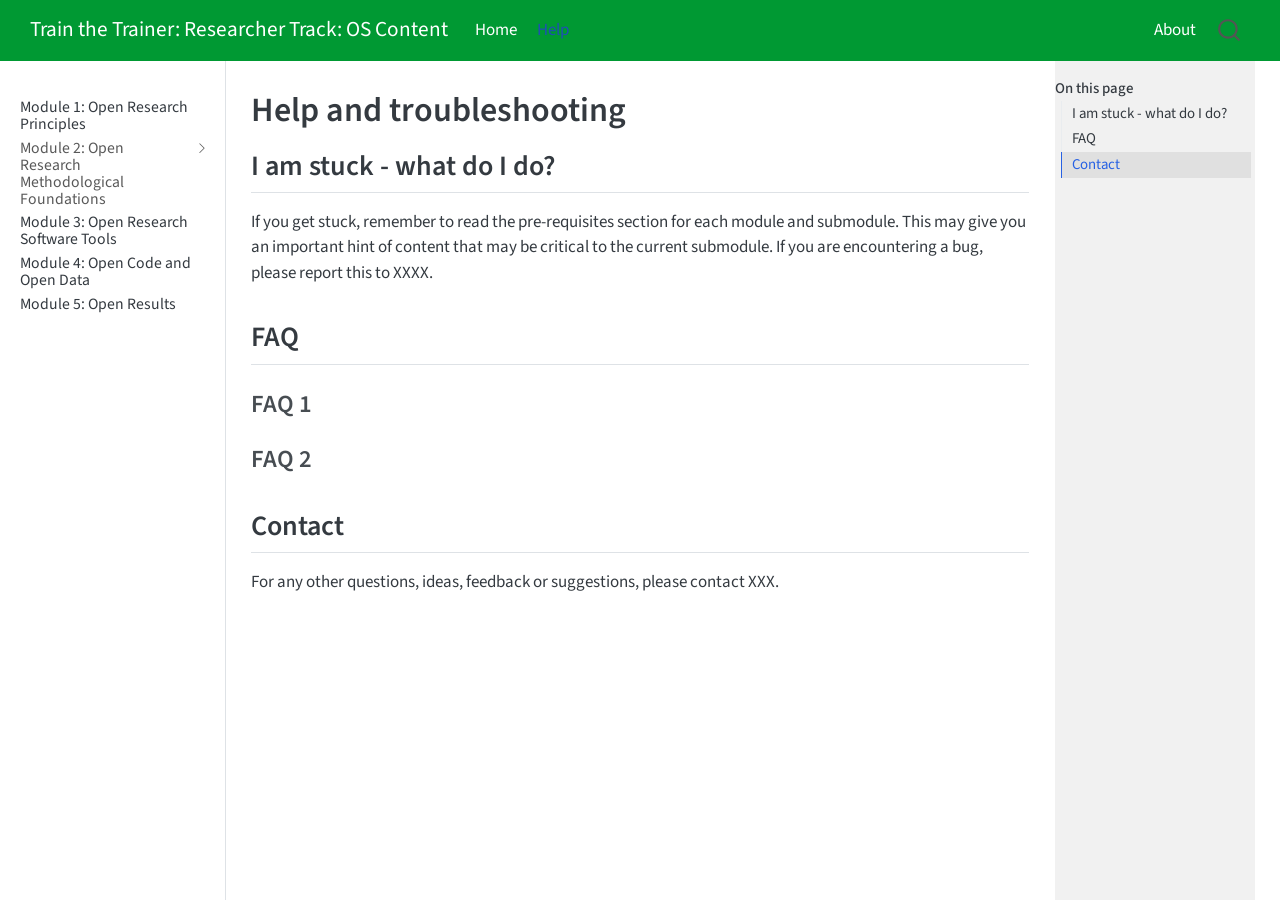
<file: help.html>
<!DOCTYPE html>
<html xmlns="http://www.w3.org/1999/xhtml" lang="en" xml:lang="en"><head>

<meta charset="utf-8">
<meta name="generator" content="quarto-1.11.9">

<meta name="viewport" content="width=device-width, initial-scale=1.0, user-scalable=yes">


<title>Help and troubleshooting – Train the Trainer: Researcher Track: OS Content</title>
<style>
/* Default styles provided by pandoc.
** See https://pandoc.org/MANUAL.html#variables-for-html for config info.
*/
span.smallcaps{font-variant: small-caps;}
div.columns{display: flex; gap: 1.5em;}
div.column{flex: auto;}
@media screen {
div.columns{gap: min(4vw, 1.5em);}
div.column{overflow-x: auto;}
}
div.hanging-indent{margin-left: 1.5em; text-indent: -1.5em;}
ul.task-list{list-style: none;}
ul.task-list li input[type="checkbox"] {
  width: 0.8em;
  margin: 0 0.8em 0.2em -1em; /* quarto-specific, see https://github.com/quarto-dev/quarto-cli/issues/4556 */ 
  vertical-align: middle;
}
</style>


<script src="site_libs/quarto-nav/quarto-nav.js"></script>
<script src="site_libs/quarto-nav/headroom.min.js"></script>
<script src="site_libs/clipboard/clipboard.min.js"></script>
<script src="site_libs/quarto-search/autocomplete.umd.js"></script>
<script src="site_libs/quarto-search/fuse.min.js"></script>
<script src="site_libs/quarto-search/quarto-search.js"></script>
<meta name="quarto:offset" content="./">
<script src="site_libs/quarto-html/quarto.js" type="module"></script>
<script src="site_libs/quarto-html/tabsets/tabsets.js" type="module"></script>
<script src="site_libs/quarto-html/scrollable-regions/scrollable-regions.js" type="module"></script>
<script src="site_libs/quarto-html/popper.min.js"></script>
<script src="site_libs/quarto-html/tippy.umd.min.js"></script>
<script src="site_libs/quarto-html/anchor.min.js"></script>
<link href="site_libs/quarto-html/tippy.css" rel="stylesheet">
<link href="site_libs/quarto-html/quarto-syntax-highlighting-63b5708e65d6cd79cd7618c58d0c21e7.css" rel="stylesheet" id="quarto-text-highlighting-styles">
<script src="site_libs/bootstrap/bootstrap.min.js"></script>
<link href="site_libs/bootstrap/bootstrap-icons.css" rel="stylesheet">
<link href="site_libs/bootstrap/bootstrap-fae47caf9e852e6e4b6ee8ceec8e0f71.min.css" rel="stylesheet" append-hash="true" id="quarto-bootstrap" data-mode="light">
<script id="quarto-search-options" type="application/json">{
  "location": "navbar",
  "copy-button": false,
  "collapse-after": 3,
  "panel-placement": "end",
  "type": "overlay",
  "limit": 50,
  "keyboard-shortcut": [
    "f",
    "/",
    "s"
  ],
  "show-item-context": false,
  "language": {
    "search-no-results-text": "No results",
    "search-matching-documents-text": "matching documents",
    "search-copy-link-title": "Copy link to search",
    "search-hide-matches-text": "Hide additional matches",
    "search-more-match-text": "more match in this document",
    "search-more-matches-text": "more matches in this document",
    "search-clear-button-title": "Clear",
    "search-text-placeholder": "",
    "search-detached-cancel-button-title": "Cancel",
    "search-submit-button-title": "Submit",
    "search-label": "Search"
  }
}</script>


<link rel="stylesheet" href="website-custom.css">
</head>

<body class="nav-sidebar docked nav-fixed quarto-light"><a id="quarto-skip-link" class="visually-hidden-focusable" href="#quarto-document-content">Skip to main content</a>

<div id="quarto-search-results"></div>
  <header id="quarto-header" class="headroom fixed-top">
    <nav class="navbar navbar-expand-lg " data-bs-theme="dark" aria-label="Site">
      <div class="navbar-container container-fluid">
      <div class="navbar-brand-container mx-auto">
    <a class="navbar-brand" href="./index.html">
    <span class="navbar-title">Train the Trainer: Researcher Track: OS Content</span>
    </a>
  </div>
          <button class="navbar-toggler" type="button" data-bs-toggle="collapse" data-bs-target="#navbarCollapse" aria-controls="navbarCollapse" aria-expanded="false" aria-label="Toggle navigation" onclick="if (window.quartoToggleHeadroom) { window.quartoToggleHeadroom(); }">
  <span class="navbar-toggler-icon"></span>
</button>
          <div class="collapse navbar-collapse" id="navbarCollapse">
            <ul class="navbar-nav navbar-nav-scroll me-auto">
  <li class="nav-item">
    <a class="nav-link" href="./index.html"> 
<span class="menu-text">Home</span></a>
  </li>  
  <li class="nav-item">
    <a class="nav-link active" href="./help.html" aria-current="page"> 
<span class="menu-text">Help</span></a>
  </li>  
</ul>
            <ul class="navbar-nav navbar-nav-scroll ms-auto">
  <li class="nav-item">
    <a class="nav-link" href="./about.html"> 
<span class="menu-text">About</span></a>
  </li>  
</ul>
          </div> <!-- /navcollapse -->
            <div class="quarto-navbar-tools">
</div>
            <div id="quarto-search" class="" title="Search"></div>
      </div> <!-- /container-fluid -->
    </nav>
  <nav class="quarto-secondary-nav" aria-label="Toolbar">
    <div class="container-fluid d-flex">
      <button type="button" class="quarto-btn-toggle btn" data-bs-toggle="collapse" role="button" data-bs-target=".quarto-sidebar-collapse-item" aria-controls="quarto-sidebar" aria-expanded="false" aria-label="Toggle sidebar navigation" onclick="if (window.quartoToggleHeadroom) { window.quartoToggleHeadroom(); }">
        <i class="bi bi-layout-text-sidebar-reverse"></i>
      </button>
        <nav class="quarto-page-breadcrumbs" aria-label="Breadcrumbs"><ol class="breadcrumb"><li class="breadcrumb-item">Help and troubleshooting</li></ol></nav>
        <a class="flex-grow-1" data-bs-toggle="collapse" data-bs-target=".quarto-sidebar-collapse-item" onclick="if (window.quartoToggleHeadroom) { window.quartoToggleHeadroom(); }">      
        </a>
    </div>
  </nav>
</header>
<!-- content -->
<div id="quarto-content" class="quarto-container page-columns page-rows-contents page-layout-article page-navbar">
<!-- sidebar -->
  <nav id="quarto-sidebar" class="sidebar collapse collapse-horizontal quarto-sidebar-collapse-item sidebar-navigation docked overflow-auto" aria-label="Section">
    <div class="sidebar-menu-container"> 
    <ul class="list-unstyled mt-1">
        <li class="sidebar-item sidebar-item-section">
      <span class="sidebar-item-text sidebar-link text-start">
 <span class="menu-text">Module 1: Open Research Principles</span></span>
  </li>
        <li class="sidebar-item sidebar-item-section">
      <div class="sidebar-item-container"> 
            <button type="button" class="sidebar-item-text sidebar-item-toggle sidebar-link text-start collapsed" data-bs-toggle="collapse" data-bs-target="#quarto-sidebar-section-2" aria-controls="quarto-sidebar-section-2" aria-expanded="false">
 <span class="menu-text" id="quarto-sidebar-section-2-label">Module 2: Open Research Methodological Foundations</span><i class="bi bi-chevron-right" aria-hidden="true"></i></button>
      </div>
      <ul id="quarto-sidebar-section-2" aria-labelledby="quarto-sidebar-section-2-label" class="collapse list-unstyled sidebar-section depth1 ">  
          <li class="sidebar-item">
  <div class="sidebar-item-container"> 
  <a href="./materials/OS-M2/OS-M2-S3-Preregistration/OS-M2-S3-Preregistration.html" class="sidebar-item-text sidebar-link">
 <span class="menu-text">2.3. Introduction to Preregistration</span></a>
  </div>
</li>
      </ul>
  </li>
        <li class="sidebar-item sidebar-item-section">
      <span class="sidebar-item-text sidebar-link text-start">
 <span class="menu-text">Module 3: Open Research Software Tools</span></span>
  </li>
        <li class="sidebar-item sidebar-item-section">
      <span class="sidebar-item-text sidebar-link text-start">
 <span class="menu-text">Module 4: Open Code and Open Data</span></span>
  </li>
        <li class="sidebar-item sidebar-item-section">
      <span class="sidebar-item-text sidebar-link text-start">
 <span class="menu-text">Module 5: Open Results</span></span>
  </li>
    </ul>
    </div>
</nav>
<div id="quarto-sidebar-glass" class="quarto-sidebar-collapse-item" data-bs-toggle="collapse" data-bs-target=".quarto-sidebar-collapse-item"></div>
<!-- margin-sidebar -->
    <div id="quarto-margin-sidebar" class="sidebar margin-sidebar">
        <nav id="TOC" role="doc-toc" aria-labelledby="toc-title" class="toc-active">
    <h2 id="toc-title">On this page</h2>
   
  <ul>
  <li><a href="#i-am-stuck---what-do-i-do" id="toc-i-am-stuck---what-do-i-do" class="nav-link active" data-scroll-target="#i-am-stuck---what-do-i-do">I am stuck - what do I do?</a></li>
  <li><a href="#faq" id="toc-faq" class="nav-link" data-scroll-target="#faq">FAQ</a>
  <ul class="collapse">
  <li><a href="#faq-1" id="toc-faq-1" class="nav-link" data-scroll-target="#faq-1">FAQ 1</a></li>
  <li><a href="#faq-2" id="toc-faq-2" class="nav-link" data-scroll-target="#faq-2">FAQ 2</a></li>
  </ul></li>
  <li><a href="#contact" id="toc-contact" class="nav-link" data-scroll-target="#contact">Contact</a></li>
  </ul>
</nav>
    </div>
<!-- main -->
<main class="content" id="quarto-document-content" tabindex="-1">

<header id="title-block-header" class="quarto-title-block default">
<div class="quarto-title">
<h1 class="title">Help and troubleshooting</h1>
</div>



<div class="quarto-title-meta">

    
  
    
  </div>
  


</header>


<section id="i-am-stuck---what-do-i-do" class="level2">
<h2 class="anchored" data-anchor-id="i-am-stuck---what-do-i-do">I am stuck - what do I do?</h2>
<p>If you get stuck, remember to read the pre-requisites section for each module and submodule. This may give you an important hint of content that may be critical to the current submodule. If you are encountering a bug, please report this to XXXX.</p>
</section>
<section id="faq" class="level2">
<h2 class="anchored" data-anchor-id="faq">FAQ</h2>
<section id="faq-1" class="level3">
<h3 class="anchored" data-anchor-id="faq-1">FAQ 1</h3>
</section>
<section id="faq-2" class="level3">
<h3 class="anchored" data-anchor-id="faq-2">FAQ 2</h3>
</section>
</section>
<section id="contact" class="level2">
<h2 class="anchored" data-anchor-id="contact">Contact</h2>
<p>For any other questions, ideas, feedback or suggestions, please contact XXX.</p>


</section>

</main> <!-- /main -->
<script id="quarto-html-after-body" type="application/javascript">
  window.document.addEventListener("DOMContentLoaded", function (event) {
    const icon = "";
    const anchorJS = new window.AnchorJS();
    anchorJS.options = {
      placement: 'right',
      icon: icon
    };
    anchorJS.add('.anchored');
    const isCodeAnnotation = (el) => {
      for (const clz of el.classList) {
        if (clz.startsWith('code-annotation-')) {                     
          return true;
        }
      }
      return false;
    }
    const onCopySuccess = function(e) {
      // button target
      const button = e.trigger;
      // don't keep focus
      button.blur();
      // flash "checked"
      button.classList.add('code-copy-button-checked');
      var currentTitle = button.getAttribute("title");
      button.setAttribute("title", "Copied!");
      let tooltip;
      if (window.bootstrap) {
        button.setAttribute("data-bs-toggle", "tooltip");
        button.setAttribute("data-bs-placement", "left");
        button.setAttribute("data-bs-title", "Copied!");
        tooltip = new bootstrap.Tooltip(button, 
          { trigger: "manual", 
            customClass: "code-copy-button-tooltip",
            offset: [0, -8]});
        tooltip.show();    
      }
      setTimeout(function() {
        if (tooltip) {
          tooltip.hide();
          button.removeAttribute("data-bs-title");
          button.removeAttribute("data-bs-toggle");
          button.removeAttribute("data-bs-placement");
        }
        button.setAttribute("title", currentTitle);
        button.classList.remove('code-copy-button-checked');
      }, 1000);
      // clear code selection
      e.clearSelection();
    }
    const getTextToCopy = function(trigger) {
      const outerScaffold = trigger.parentElement.cloneNode(true);
      const codeEl = outerScaffold.querySelector('code');
      for (const childEl of codeEl.children) {
        if (isCodeAnnotation(childEl)) {
          childEl.remove();
        }
      }
      return codeEl.innerText;
    }
    const clipboard = new window.ClipboardJS('.code-copy-button:not([data-in-quarto-modal])', {
      text: getTextToCopy
    });
    clipboard.on('success', onCopySuccess);
    if (window.document.getElementById('quarto-embedded-source-code-modal')) {
      const clipboardModal = new window.ClipboardJS('.code-copy-button[data-in-quarto-modal]', {
        text: getTextToCopy,
        container: window.document.getElementById('quarto-embedded-source-code-modal')
      });
      clipboardModal.on('success', onCopySuccess);
    }
      var localhostRegex = new RegExp(/^(?:http|https):\/\/localhost\:?[0-9]*\//);
      var mailtoRegex = new RegExp(/^mailto:/);
        var filterRegex = new RegExp("https:\/\/lmu-osc\.github\.io\/train-the-trainer-researcher-track-OS\/");
      var isInternal = (href) => {
          return filterRegex.test(href) || localhostRegex.test(href) || mailtoRegex.test(href);
      }
      // Inspect non-navigation links and adorn them if external
      window.quartoDecorateExternalLinks = function (root) {
     var links = (root || window.document).querySelectorAll('a[href]:not(.nav-link):not(.navbar-brand):not(.toc-action):not(.sidebar-link):not(.sidebar-item-toggle):not(.pagination-link):not(.no-external):not([aria-hidden]):not(.dropdown-item):not(.quarto-navigation-tool):not(.about-link)');
      for (var i=0; i<links.length; i++) {
        const link = links[i];
        if (!isInternal(link.href)) {
          // undo the damage that might have been done by quarto-nav.js in the case of
          // links that we want to consider external
          if (link.dataset.originalHref !== undefined) {
            link.href = link.dataset.originalHref;
          }
          if (!link.classList.contains('no-external-icon')) {
          }
        }
      }
      };
      window.quartoDecorateExternalLinks(window.document);
    // Esc closes the popup (WCAG 1.4.13) and focus leaving both trigger and
    // popup closes it (WCAG 2.4.11); tippy handles neither for interactive popups.
    const hideOnEscAndFocusOut = {
      name: 'hideOnEscAndFocusOut',
      defaultValue: true,
      fn(instance) {
        const dismiss = () => {
          // A show scheduled by the trigger delay would otherwise reopen it
          instance.clearDelayTimeouts();
          instance.hide();
        };
        const onKeyDown = (event) => {
          if (event.key !== 'Escape') {
            return;
          }
          // Keep Esc from also reaching page handlers (e.g. reveal.js overview),
          // except an open reveal.js slide menu, which Esc should close too.
          // The menu handles keys only when its keyboard option is on.
          const menuHandlesEsc = window.Reveal?.getPlugin?.('menu')?.isOpen() &&
            window.Reveal.getConfig().menu?.keyboard !== false;
          if (!menuHandlesEsc) {
            event.stopPropagation();
          }
          if (instance.popper.contains(window.document.activeElement)) {
            // Disabled while refocusing so the focus trigger does not reopen it
            instance.disable();
            instance.reference.focus();
            instance.enable();
          }
          dismiss();
        };
        const onFocusOut = (event) => {
          const target = event.relatedTarget;
          if (target && !instance.reference.contains(target) &&
              !instance.popper.contains(target)) {
            dismiss();
          }
        };
        // On the trigger too: a click trigger (code-annotations: select) has no
        // blur handling. Attached for the instance's lifetime so leaving the
        // trigger also cancels a show still pending on the trigger delay.
        instance.reference.addEventListener('focusout', onFocusOut);
        return {
          onShow() {
            window.document.addEventListener('keydown', onKeyDown, true);
            instance.popper.addEventListener('focusout', onFocusOut);
          },
          onHide() {
            window.document.removeEventListener('keydown', onKeyDown, true);
            instance.popper.removeEventListener('focusout', onFocusOut);
          },
          onDestroy() {
            instance.reference.removeEventListener('focusout', onFocusOut);
          },
        };
      },
    };
    function tippyHover(el, contentFn, onTriggerFn, onUntriggerFn) {
      const config = {
        allowHTML: true,
        maxWidth: 500,
        delay: 100,
        arrow: false,
        appendTo: function(el) {
            return el.parentElement;
        },
        interactive: true,
        interactiveBorder: 10,
        theme: 'quarto',
        placement: 'bottom-start',
        plugins: [hideOnEscAndFocusOut],
      };
      if (contentFn) {
        config.content = contentFn;
      }
      if (onTriggerFn) {
        config.onTrigger = onTriggerFn;
      }
      if (onUntriggerFn) {
        config.onUntrigger = onUntriggerFn;
      }
      window.tippy(el, config); 
    }
    const noterefs = window.document.querySelectorAll('a[role="doc-noteref"]');
    for (var i=0; i<noterefs.length; i++) {
      const ref = noterefs[i];
      tippyHover(ref, function() {
        // use id or data attribute instead here
        let href = ref.getAttribute('data-footnote-href') || ref.getAttribute('href');
        try { href = new URL(href).hash; } catch {}
        const id = href.replace(/^#\/?/, "");
        const note = window.document.getElementById(id);
        if (note) {
          return note.innerHTML;
        } else {
          return "";
        }
      });
    }
    const xrefs = window.document.querySelectorAll('a.quarto-xref');
    const processXRef = (id, note) => {
      // Strip column container classes
      const stripColumnClz = (el) => {
        el.classList.remove("page-full", "page-columns");
        if (el.children) {
          for (const child of el.children) {
            stripColumnClz(child);
          }
        }
      }
      stripColumnClz(note)
      if (id === null || id.startsWith('sec-')) {
        // Special case sections, only their first couple elements
        const container = document.createElement("div");
        if (note.children && note.children.length > 2) {
          container.appendChild(note.children[0].cloneNode(true));
          for (let i = 1; i < note.children.length; i++) {
            const child = note.children[i];
            if (child.tagName === "P" && child.innerText === "") {
              continue;
            } else {
              container.appendChild(child.cloneNode(true));
              break;
            }
          }
          if (window.Quarto?.typesetMath) {
            window.Quarto.typesetMath(container);
          }
          return container.innerHTML
        } else {
          if (window.Quarto?.typesetMath) {
            window.Quarto.typesetMath(note);
          }
          return note.innerHTML;
        }
      } else {
        // Remove any anchor links if they are present
        const anchorLink = note.querySelector('a.anchorjs-link');
        if (anchorLink) {
          anchorLink.remove();
        }
        if (window.Quarto?.typesetMath) {
          window.Quarto.typesetMath(note);
        }
        if (note.classList.contains("callout")) {
          return note.outerHTML;
        } else {
          return note.innerHTML;
        }
      }
    }
    for (var i=0; i<xrefs.length; i++) {
      const xref = xrefs[i];
      tippyHover(xref, undefined, function(instance) {
        instance.disable();
        let url = xref.getAttribute('href');
        let hash = undefined; 
        if (url.startsWith('#')) {
          hash = url;
        } else {
          try { hash = new URL(url).hash; } catch {}
        }
        if (hash) {
          const id = hash.replace(/^#\/?/, "");
          const note = window.document.getElementById(id);
          if (note !== null) {
            try {
              const html = processXRef(id, note.cloneNode(true));
              instance.setContent(html);
            } finally {
              instance.enable();
              instance.show();
            }
          } else {
            // See if we can fetch this
            fetch(url.split('#')[0])
            .then(res => res.text())
            .then(html => {
              const parser = new DOMParser();
              const htmlDoc = parser.parseFromString(html, "text/html");
              const note = htmlDoc.getElementById(id);
              if (note !== null) {
                const html = processXRef(id, note);
                instance.setContent(html);
              } 
            }).finally(() => {
              instance.enable();
              instance.show();
            });
          }
        } else {
          // See if we can fetch a full url (with no hash to target)
          // This is a special case and we should probably do some content thinning / targeting
          fetch(url)
          .then(res => res.text())
          .then(html => {
            const parser = new DOMParser();
            const htmlDoc = parser.parseFromString(html, "text/html");
            const note = htmlDoc.querySelector('main.content');
            if (note !== null) {
              // This should only happen for chapter cross references
              // (since there is no id in the URL)
              // remove the first header
              if (note.children.length > 0 && note.children[0].tagName === "HEADER") {
                note.children[0].remove();
              }
              const html = processXRef(null, note);
              instance.setContent(html);
            } 
          }).finally(() => {
            instance.enable();
            instance.show();
          });
        }
      }, function(instance) {
      });
    }
        let selectedAnnoteEl;
        const selectorForAnnotation = ( cell, annotation) => {
          let cellAttr = 'data-code-cell="' + cell + '"';
          let lineAttr = 'data-code-annotation="' +  annotation + '"';
          const selector = 'span[' + cellAttr + '][' + lineAttr + ']';
          return selector;
        }
        const selectCodeLines = (annoteEl) => {
          const doc = window.document;
          const targetCell = annoteEl.getAttribute("data-target-cell");
          const targetAnnotation = annoteEl.getAttribute("data-target-annotation");
          const annoteSpan = window.document.querySelector(selectorForAnnotation(targetCell, targetAnnotation));
          const lines = annoteSpan.getAttribute("data-code-lines").split(",");
          const lineIds = lines.map((line) => {
            return targetCell + "-" + line;
          })
          // Each band is positioned against its own containing block, which is
          // not the offsetParent of the lines, so place it from client rects.
          const placeBand = (band, firstEl, lastEl, codeBlock) => {
            const container = band.offsetParent;
            if (container === null) {
              return;
            }
            const containerRect = container.getBoundingClientRect();
            // Reveal.js scales slides with a transform, so convert client
            // pixels back to the CSS pixels of the container.
            const scale = containerRect.height / container.offsetHeight || 1;
            const firstRect = firstEl.getBoundingClientRect();
            const lastRect = lastEl.getBoundingClientRect();
            const top = (firstRect.top - containerRect.top) / scale - container.clientTop + container.scrollTop;
            const height = (lastRect.bottom - firstRect.top) / scale;
            band.style.top = top - 2 + "px";
            band.style.height = height + 4 + "px";
            if (codeBlock) {
              // Without the copy button wrapper, the containing block is wider
              // than the code block, so span the code block explicitly.
              const blockRect = codeBlock.getBoundingClientRect();
              band.style.left = (blockRect.left - containerRect.left) / scale - container.clientLeft + container.scrollLeft + "px";
              band.style.width = blockRect.width / scale + "px";
            }
          };
          if (lineIds.length > 0) {
            const el = window.document.getElementById(lineIds[0]);
            const lastEl = window.document.getElementById(lineIds[lineIds.length - 1]);
            const parent = el.parentElement.parentElement;
            // cook up a div (if necessary) and position it
            let div = window.document.getElementById("code-annotation-line-highlight");
            if (div === null) {
              div = window.document.createElement("div");
              div.setAttribute("id", "code-annotation-line-highlight");
              div.style.position = 'absolute';
              parent.appendChild(div);
            }
            placeBand(div, el, lastEl, parent.closest("div.sourceCode") || parent);
            let gutterDiv = window.document.getElementById("code-annotation-line-highlight-gutter");
            if (gutterDiv === null) {
              gutterDiv = window.document.createElement("div");
              gutterDiv.setAttribute("id", "code-annotation-line-highlight-gutter");
              gutterDiv.style.position = 'absolute';
              const codeCell = window.document.getElementById(targetCell);
              const gutter = codeCell.querySelector('.code-annotation-gutter');
              gutter.appendChild(gutterDiv);
            }
            placeBand(gutterDiv, el, lastEl);
            selectedAnnoteEl = annoteEl;
          }
        };
        const unselectCodeLines = () => {
          const elementsIds = ["code-annotation-line-highlight", "code-annotation-line-highlight-gutter"];
          elementsIds.forEach((elId) => {
            const div = window.document.getElementById(elId);
            if (div) {
              div.remove();
            }
          });
          selectedAnnoteEl = undefined;
        };
          // Handle positioning of the toggle
      window.addEventListener(
        "resize",
        throttle(() => {
          elRect = undefined;
          if (selectedAnnoteEl) {
            selectCodeLines(selectedAnnoteEl);
          }
        }, 10)
      );
      function throttle(fn, ms) {
      let throttle = false;
      let timer;
        return (...args) => {
          if(!throttle) { // first call gets through
              fn.apply(this, args);
              throttle = true;
          } else { // all the others get throttled
              if(timer) clearTimeout(timer); // cancel #2
              timer = setTimeout(() => {
                fn.apply(this, args);
                timer = throttle = false;
              }, ms);
          }
        };
      }
        // Attach click handler to the DT
        const annoteDls = window.document.querySelectorAll('dt[data-target-cell]');
        for (const annoteDlNode of annoteDls) {
          annoteDlNode.addEventListener('click', (event) => {
            const clickedEl = event.target;
            if (clickedEl !== selectedAnnoteEl) {
              unselectCodeLines();
              const activeEl = window.document.querySelector('dt[data-target-cell].code-annotation-active');
              if (activeEl) {
                activeEl.classList.remove('code-annotation-active');
              }
              selectCodeLines(clickedEl);
              clickedEl.classList.add('code-annotation-active');
            } else {
              // Unselect the line
              unselectCodeLines();
              clickedEl.classList.remove('code-annotation-active');
            }
          });
        }
    const findCites = (el) => {
      const parentEl = el.parentElement;
      if (parentEl) {
        const cites = parentEl.dataset.cites;
        if (cites) {
          return {
            el,
            cites: cites.split(' ')
          };
        } else {
          return findCites(el.parentElement)
        }
      } else {
        return undefined;
      }
    };
    var bibliorefs = window.document.querySelectorAll('a[role="doc-biblioref"]');
    for (var i=0; i<bibliorefs.length; i++) {
      const ref = bibliorefs[i];
      const citeInfo = findCites(ref);
      if (citeInfo) {
        tippyHover(citeInfo.el, function() {
          var popup = window.document.createElement('div');
          citeInfo.cites.forEach(function(cite) {
            var citeDiv = window.document.createElement('div');
            citeDiv.classList.add('hanging-indent');
            citeDiv.classList.add('csl-entry');
            var biblioDiv = window.document.getElementById('ref-' + cite);
            if (biblioDiv) {
              citeDiv.innerHTML = biblioDiv.innerHTML;
            }
            popup.appendChild(citeDiv);
          });
          return popup.innerHTML;
        });
      }
    }
  });
  </script>
  <script type="application/javascript">
  window.quartoScrollableRegionsLabels = {"code":"Scrollable code","output":"Scrollable output"};
  </script>
</div> <!-- /content -->




</body></html>
</file>
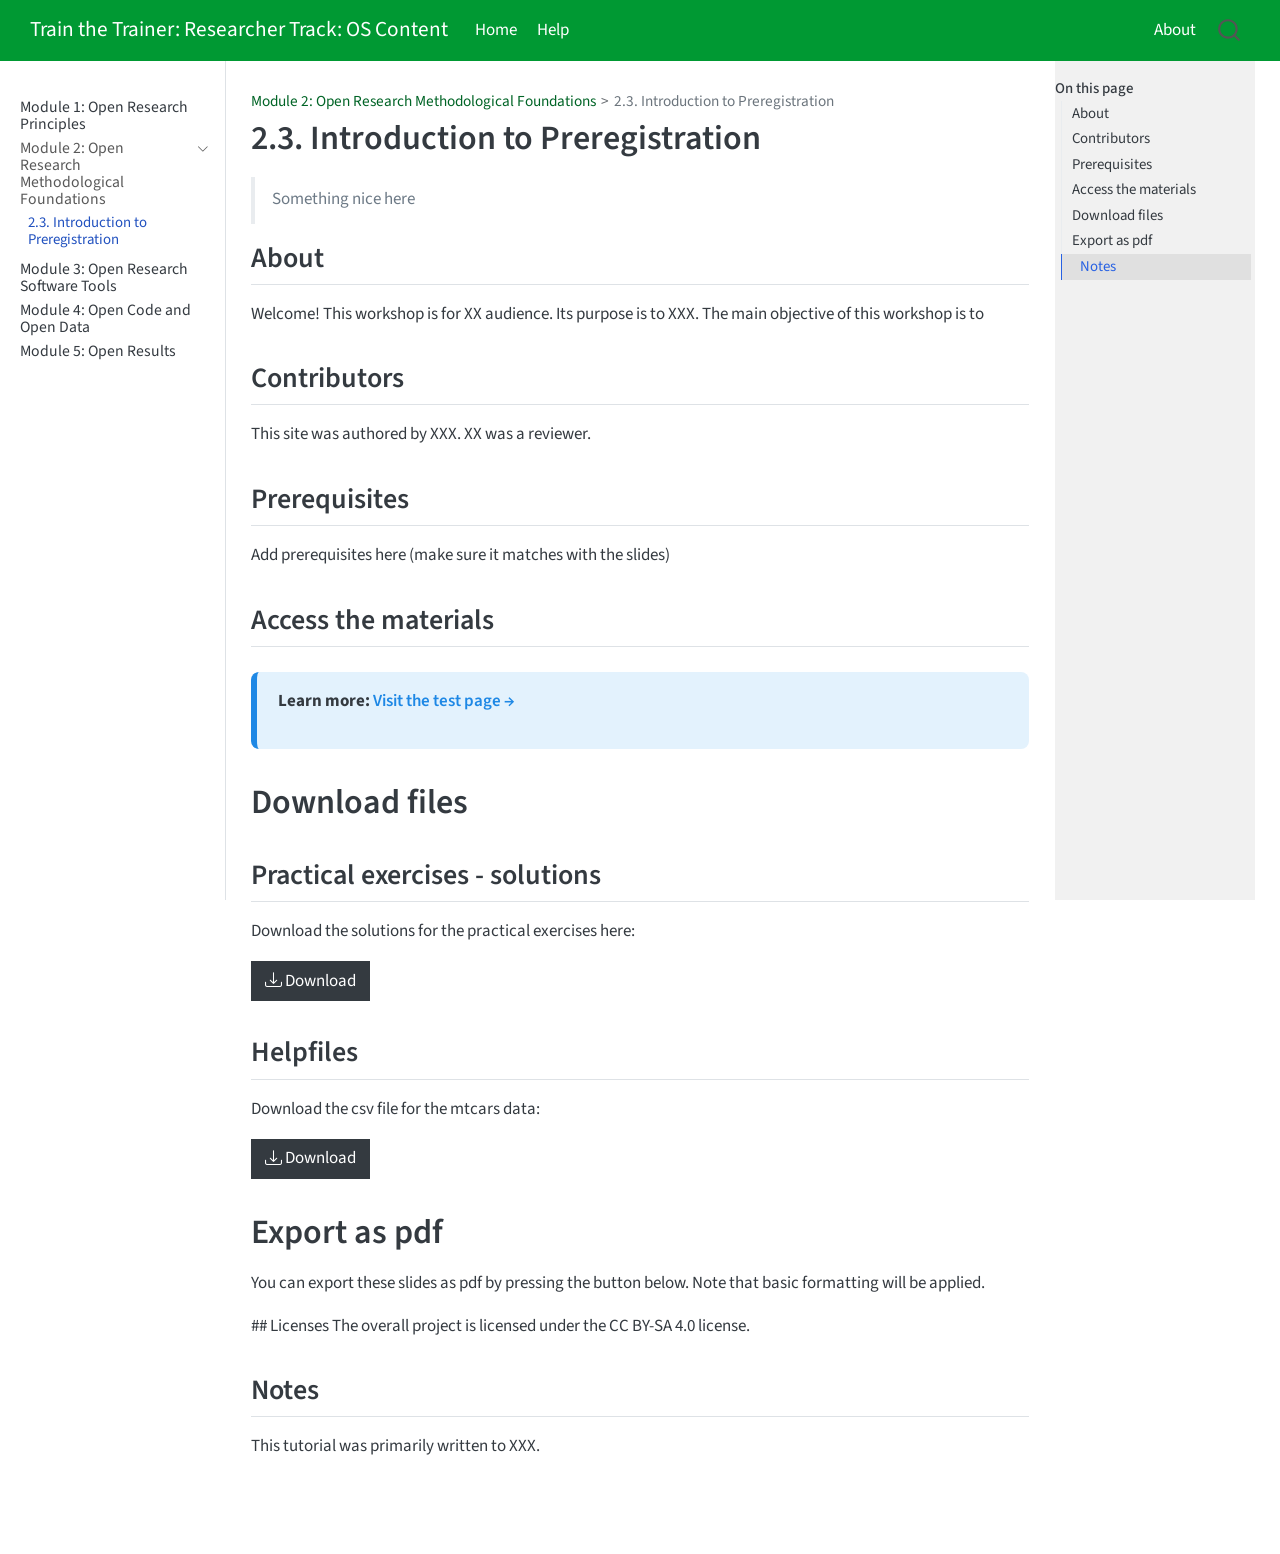
<file: materials/OS-M2/OS-M2-S3-Preregistration/OS-M2-S3-Preregistration.html>
<!DOCTYPE html>
<html xmlns="http://www.w3.org/1999/xhtml" lang="en" xml:lang="en"><head>

<meta charset="utf-8">
<meta name="generator" content="quarto-1.11.9">

<meta name="viewport" content="width=device-width, initial-scale=1.0, user-scalable=yes">


<title>2.3. Introduction to Preregistration – Train the Trainer: Researcher Track: OS Content</title>
<style>
/* Default styles provided by pandoc.
** See https://pandoc.org/MANUAL.html#variables-for-html for config info.
*/
span.smallcaps{font-variant: small-caps;}
div.columns{display: flex; gap: 1.5em;}
div.column{flex: auto;}
@media screen {
div.columns{gap: min(4vw, 1.5em);}
div.column{overflow-x: auto;}
}
div.hanging-indent{margin-left: 1.5em; text-indent: -1.5em;}
ul.task-list{list-style: none;}
ul.task-list li input[type="checkbox"] {
  width: 0.8em;
  margin: 0 0.8em 0.2em -1em; /* quarto-specific, see https://github.com/quarto-dev/quarto-cli/issues/4556 */ 
  vertical-align: middle;
}
</style>


<script src="../../../site_libs/quarto-nav/quarto-nav.js"></script>
<script src="../../../site_libs/quarto-nav/headroom.min.js"></script>
<script src="../../../site_libs/clipboard/clipboard.min.js"></script>
<script src="../../../site_libs/quarto-search/autocomplete.umd.js"></script>
<script src="../../../site_libs/quarto-search/fuse.min.js"></script>
<script src="../../../site_libs/quarto-search/quarto-search.js"></script>
<meta name="quarto:offset" content="../../../">
<script src="../../../site_libs/quarto-html/quarto.js" type="module"></script>
<script src="../../../site_libs/quarto-html/tabsets/tabsets.js" type="module"></script>
<script src="../../../site_libs/quarto-html/scrollable-regions/scrollable-regions.js" type="module"></script>
<script src="../../../site_libs/quarto-html/popper.min.js"></script>
<script src="../../../site_libs/quarto-html/tippy.umd.min.js"></script>
<script src="../../../site_libs/quarto-html/anchor.min.js"></script>
<link href="../../../site_libs/quarto-html/tippy.css" rel="stylesheet">
<link href="../../../site_libs/quarto-html/quarto-syntax-highlighting-63b5708e65d6cd79cd7618c58d0c21e7.css" rel="stylesheet" id="quarto-text-highlighting-styles">
<script src="../../../site_libs/bootstrap/bootstrap.min.js"></script>
<link href="../../../site_libs/bootstrap/bootstrap-icons.css" rel="stylesheet">
<link href="../../../site_libs/bootstrap/bootstrap-fae47caf9e852e6e4b6ee8ceec8e0f71.min.css" rel="stylesheet" append-hash="true" id="quarto-bootstrap" data-mode="light">
<link href="../../../site_libs/quarto-contrib/downloadthis-1.9.1/downloadthis.css" rel="stylesheet">
<script id="quarto-search-options" type="application/json">{
  "location": "navbar",
  "copy-button": false,
  "collapse-after": 3,
  "panel-placement": "end",
  "type": "overlay",
  "limit": 50,
  "keyboard-shortcut": [
    "f",
    "/",
    "s"
  ],
  "show-item-context": false,
  "language": {
    "search-no-results-text": "No results",
    "search-matching-documents-text": "matching documents",
    "search-copy-link-title": "Copy link to search",
    "search-hide-matches-text": "Hide additional matches",
    "search-more-match-text": "more match in this document",
    "search-more-matches-text": "more matches in this document",
    "search-clear-button-title": "Clear",
    "search-text-placeholder": "",
    "search-detached-cancel-button-title": "Cancel",
    "search-submit-button-title": "Submit",
    "search-label": "Search"
  }
}</script>


<link rel="stylesheet" href="../../../website-custom.css">
</head>

<body class="nav-sidebar docked nav-fixed quarto-light"><a id="quarto-skip-link" class="visually-hidden-focusable" href="#quarto-document-content">Skip to main content</a>

<div id="quarto-search-results"></div>
  <header id="quarto-header" class="headroom fixed-top">
    <nav class="navbar navbar-expand-lg " data-bs-theme="dark" aria-label="Site">
      <div class="navbar-container container-fluid">
      <div class="navbar-brand-container mx-auto">
    <a class="navbar-brand" href="../../../index.html">
    <span class="navbar-title">Train the Trainer: Researcher Track: OS Content</span>
    </a>
  </div>
          <button class="navbar-toggler" type="button" data-bs-toggle="collapse" data-bs-target="#navbarCollapse" aria-controls="navbarCollapse" aria-expanded="false" aria-label="Toggle navigation" onclick="if (window.quartoToggleHeadroom) { window.quartoToggleHeadroom(); }">
  <span class="navbar-toggler-icon"></span>
</button>
          <div class="collapse navbar-collapse" id="navbarCollapse">
            <ul class="navbar-nav navbar-nav-scroll me-auto">
  <li class="nav-item">
    <a class="nav-link" href="../../../index.html"> 
<span class="menu-text">Home</span></a>
  </li>  
  <li class="nav-item">
    <a class="nav-link" href="../../../help.html"> 
<span class="menu-text">Help</span></a>
  </li>  
</ul>
            <ul class="navbar-nav navbar-nav-scroll ms-auto">
  <li class="nav-item">
    <a class="nav-link" href="../../../about.html"> 
<span class="menu-text">About</span></a>
  </li>  
</ul>
          </div> <!-- /navcollapse -->
            <div class="quarto-navbar-tools">
</div>
            <div id="quarto-search" class="" title="Search"></div>
      </div> <!-- /container-fluid -->
    </nav>
  <nav class="quarto-secondary-nav" aria-label="Toolbar">
    <div class="container-fluid d-flex">
      <button type="button" class="quarto-btn-toggle btn" data-bs-toggle="collapse" role="button" data-bs-target=".quarto-sidebar-collapse-item" aria-controls="quarto-sidebar" aria-expanded="false" aria-label="Toggle sidebar navigation" onclick="if (window.quartoToggleHeadroom) { window.quartoToggleHeadroom(); }">
        <i class="bi bi-layout-text-sidebar-reverse"></i>
      </button>
        <nav class="quarto-page-breadcrumbs" aria-label="Breadcrumbs"><ol class="breadcrumb"><li class="breadcrumb-item"><a href="../../../materials/OS-M2/OS-M2-S3-Preregistration/OS-M2-S3-Preregistration.html">Module 2: Open Research Methodological Foundations</a></li><li class="breadcrumb-item"><a href="../../../materials/OS-M2/OS-M2-S3-Preregistration/OS-M2-S3-Preregistration.html">2.3. Introduction to Preregistration</a></li></ol></nav>
        <a class="flex-grow-1" data-bs-toggle="collapse" data-bs-target=".quarto-sidebar-collapse-item" onclick="if (window.quartoToggleHeadroom) { window.quartoToggleHeadroom(); }">      
        </a>
    </div>
  </nav>
</header>
<!-- content -->
<div id="quarto-content" class="quarto-container page-columns page-rows-contents page-layout-article page-navbar">
<!-- sidebar -->
  <nav id="quarto-sidebar" class="sidebar collapse collapse-horizontal quarto-sidebar-collapse-item sidebar-navigation docked overflow-auto" aria-label="Section">
    <div class="sidebar-menu-container"> 
    <ul class="list-unstyled mt-1">
        <li class="sidebar-item sidebar-item-section">
      <span class="sidebar-item-text sidebar-link text-start">
 <span class="menu-text">Module 1: Open Research Principles</span></span>
  </li>
        <li class="sidebar-item sidebar-item-section">
      <div class="sidebar-item-container"> 
            <button type="button" class="sidebar-item-text sidebar-item-toggle sidebar-link text-start" data-bs-toggle="collapse" data-bs-target="#quarto-sidebar-section-2" aria-controls="quarto-sidebar-section-2" aria-expanded="true">
 <span class="menu-text" id="quarto-sidebar-section-2-label">Module 2: Open Research Methodological Foundations</span><i class="bi bi-chevron-right" aria-hidden="true"></i></button>
      </div>
      <ul id="quarto-sidebar-section-2" aria-labelledby="quarto-sidebar-section-2-label" class="collapse list-unstyled sidebar-section depth1 show">  
          <li class="sidebar-item">
  <div class="sidebar-item-container"> 
  <a href="../../../materials/OS-M2/OS-M2-S3-Preregistration/OS-M2-S3-Preregistration.html" class="sidebar-item-text sidebar-link active">
 <span class="menu-text">2.3. Introduction to Preregistration</span></a>
  </div>
</li>
      </ul>
  </li>
        <li class="sidebar-item sidebar-item-section">
      <span class="sidebar-item-text sidebar-link text-start">
 <span class="menu-text">Module 3: Open Research Software Tools</span></span>
  </li>
        <li class="sidebar-item sidebar-item-section">
      <span class="sidebar-item-text sidebar-link text-start">
 <span class="menu-text">Module 4: Open Code and Open Data</span></span>
  </li>
        <li class="sidebar-item sidebar-item-section">
      <span class="sidebar-item-text sidebar-link text-start">
 <span class="menu-text">Module 5: Open Results</span></span>
  </li>
    </ul>
    </div>
</nav>
<div id="quarto-sidebar-glass" class="quarto-sidebar-collapse-item" data-bs-toggle="collapse" data-bs-target=".quarto-sidebar-collapse-item"></div>
<!-- margin-sidebar -->
    <div id="quarto-margin-sidebar" class="sidebar margin-sidebar">
        <nav id="TOC" role="doc-toc" aria-labelledby="toc-title" class="toc-active">
    <h2 id="toc-title">On this page</h2>
   
  <ul>
  <li><a href="#about" id="toc-about" class="nav-link active" data-scroll-target="#about">About</a></li>
  <li><a href="#contributors" id="toc-contributors" class="nav-link" data-scroll-target="#contributors">Contributors</a></li>
  <li><a href="#prerequisites" id="toc-prerequisites" class="nav-link" data-scroll-target="#prerequisites">Prerequisites</a></li>
  <li><a href="#access-the-materials" id="toc-access-the-materials" class="nav-link" data-scroll-target="#access-the-materials">Access the materials</a></li>
  <li><a href="#download-files" id="toc-download-files" class="nav-link" data-scroll-target="#download-files">Download files</a>
  <ul class="collapse">
  <li><a href="#practical-exercises---solutions" id="toc-practical-exercises---solutions" class="nav-link" data-scroll-target="#practical-exercises---solutions">Practical exercises - solutions</a></li>
  <li><a href="#helpfiles" id="toc-helpfiles" class="nav-link" data-scroll-target="#helpfiles">Helpfiles</a></li>
  </ul></li>
  <li><a href="#export-as-pdf" id="toc-export-as-pdf" class="nav-link" data-scroll-target="#export-as-pdf">Export as pdf</a>
  <ul class="collapse">
  <li><a href="#notes" id="toc-notes" class="nav-link" data-scroll-target="#notes">Notes</a></li>
  </ul></li>
  </ul>
</nav>
    </div>
<!-- main -->
<main class="content" id="quarto-document-content" tabindex="-1">

<header id="title-block-header" class="quarto-title-block default"><nav class="quarto-page-breadcrumbs quarto-title-breadcrumbs d-none d-lg-block" aria-label="Breadcrumbs"><ol class="breadcrumb"><li class="breadcrumb-item"><a href="../../../materials/OS-M2/OS-M2-S3-Preregistration/OS-M2-S3-Preregistration.html">Module 2: Open Research Methodological Foundations</a></li><li class="breadcrumb-item"><a href="../../../materials/OS-M2/OS-M2-S3-Preregistration/OS-M2-S3-Preregistration.html">2.3. Introduction to Preregistration</a></li></ol></nav>
<div class="quarto-title">
<h1 class="title">2.3. Introduction to Preregistration</h1>
</div>



<div class="quarto-title-meta">

    
  
    
  </div>
  


</header>


<blockquote class="blockquote">
<p>Something nice here</p>
</blockquote>
<section id="about" class="level2">
<h2 class="anchored" data-anchor-id="about">About</h2>
<p>Welcome! This workshop is for XX audience. Its purpose is to XXX. The main objective of this workshop is to</p>
</section>
<section id="contributors" class="level2">
<h2 class="anchored" data-anchor-id="contributors">Contributors</h2>
<p>This site was authored by XXX. XX was a reviewer.</p>
</section>
<section id="prerequisites" class="level2">
<h2 class="anchored" data-anchor-id="prerequisites">Prerequisites</h2>
<p>Add prerequisites here (make sure it matches with the slides)</p>
</section>
<section id="access-the-materials" class="level2">
<h2 class="anchored" data-anchor-id="access-the-materials">Access the materials</h2>
<div style="
  background-color: #e3f2fd;
  border-left: 6px solid #1e88e5;
  padding: 1rem 1.25rem;
  border-radius: 8px;
  margin: 1.5rem 0;
">
<p><strong>Learn more:</strong> <a href="text.html" style="color: #1e88e5; text-decoration: none; font-weight: 600;"> Visit the test page → </a></p>
</div>
</section>
<section id="download-files" class="level1">
<h1>Download files</h1>
<section id="practical-exercises---solutions" class="level2">
<h2 class="anchored" data-anchor-id="practical-exercises---solutions">Practical exercises - solutions</h2>
<p>Download the solutions for the practical exercises here:</p>
<p><a href="#dnldts44763" onclick="fetch('[data-uri]').then(res => res.blob()).then(blob => {
      const downloadURL = window.URL.createObjectURL(blob);
      const a = document.createElement('a');
      document.body.appendChild(a);
      a.href = downloadURL;
      a.download = 'carz.csv.csv'; a.click();
      window.URL.revokeObjectURL(downloadURL);
      document.body.removeChild(a);
        });"><button class="btn btn-default downloadthis  " id="dnldts44763"><i class="bi bi-download"></i> Download </button></a></p>
</section>
<section id="helpfiles" class="level2">
<h2 class="anchored" data-anchor-id="helpfiles">Helpfiles</h2>
<p>Download the csv file for the mtcars data:</p>
<p><a href="#dnldts48131" onclick="fetch('[data-uri]').then(res => res.blob()).then(blob => {
      const downloadURL = window.URL.createObjectURL(blob);
      const a = document.createElement('a');
      document.body.appendChild(a);
      a.href = downloadURL;
      a.download = 'carz.csv.csv'; a.click();
      window.URL.revokeObjectURL(downloadURL);
      document.body.removeChild(a);
        });"><button class="btn btn-default downloadthis  " id="dnldts48131"><i class="bi bi-download"></i> Download </button></a></p>
<p><!-- https://github.com/shafayetShafee/downloadthis --> <!--  https://cran.r-project.org/web/packages/downloadthis/vignettes/downloadthis.html --></p>
</section>
</section>
<section id="export-as-pdf" class="level1">
<h1>Export as pdf</h1>
<p>You can export these slides as pdf by pressing the button below. Note that basic formatting will be applied.</p>
<p><!-- https://quarto.org/docs/presentations/powerpoint.html#powerpoint-templates --></p>
<p>## Licenses The overall project is licensed under the CC BY-SA 4.0 license.</p>
<section id="notes" class="level2">
<h2 class="anchored" data-anchor-id="notes">Notes</h2>
<p>This tutorial was primarily written to XXX.</p>


</section>
</section>

</main> <!-- /main -->
<script id="quarto-html-after-body" type="application/javascript">
  window.document.addEventListener("DOMContentLoaded", function (event) {
    const icon = "";
    const anchorJS = new window.AnchorJS();
    anchorJS.options = {
      placement: 'right',
      icon: icon
    };
    anchorJS.add('.anchored');
    const isCodeAnnotation = (el) => {
      for (const clz of el.classList) {
        if (clz.startsWith('code-annotation-')) {                     
          return true;
        }
      }
      return false;
    }
    const onCopySuccess = function(e) {
      // button target
      const button = e.trigger;
      // don't keep focus
      button.blur();
      // flash "checked"
      button.classList.add('code-copy-button-checked');
      var currentTitle = button.getAttribute("title");
      button.setAttribute("title", "Copied!");
      let tooltip;
      if (window.bootstrap) {
        button.setAttribute("data-bs-toggle", "tooltip");
        button.setAttribute("data-bs-placement", "left");
        button.setAttribute("data-bs-title", "Copied!");
        tooltip = new bootstrap.Tooltip(button, 
          { trigger: "manual", 
            customClass: "code-copy-button-tooltip",
            offset: [0, -8]});
        tooltip.show();    
      }
      setTimeout(function() {
        if (tooltip) {
          tooltip.hide();
          button.removeAttribute("data-bs-title");
          button.removeAttribute("data-bs-toggle");
          button.removeAttribute("data-bs-placement");
        }
        button.setAttribute("title", currentTitle);
        button.classList.remove('code-copy-button-checked');
      }, 1000);
      // clear code selection
      e.clearSelection();
    }
    const getTextToCopy = function(trigger) {
      const outerScaffold = trigger.parentElement.cloneNode(true);
      const codeEl = outerScaffold.querySelector('code');
      for (const childEl of codeEl.children) {
        if (isCodeAnnotation(childEl)) {
          childEl.remove();
        }
      }
      return codeEl.innerText;
    }
    const clipboard = new window.ClipboardJS('.code-copy-button:not([data-in-quarto-modal])', {
      text: getTextToCopy
    });
    clipboard.on('success', onCopySuccess);
    if (window.document.getElementById('quarto-embedded-source-code-modal')) {
      const clipboardModal = new window.ClipboardJS('.code-copy-button[data-in-quarto-modal]', {
        text: getTextToCopy,
        container: window.document.getElementById('quarto-embedded-source-code-modal')
      });
      clipboardModal.on('success', onCopySuccess);
    }
      var localhostRegex = new RegExp(/^(?:http|https):\/\/localhost\:?[0-9]*\//);
      var mailtoRegex = new RegExp(/^mailto:/);
        var filterRegex = new RegExp("https:\/\/lmu-osc\.github\.io\/train-the-trainer-researcher-track-OS\/");
      var isInternal = (href) => {
          return filterRegex.test(href) || localhostRegex.test(href) || mailtoRegex.test(href);
      }
      // Inspect non-navigation links and adorn them if external
      window.quartoDecorateExternalLinks = function (root) {
     var links = (root || window.document).querySelectorAll('a[href]:not(.nav-link):not(.navbar-brand):not(.toc-action):not(.sidebar-link):not(.sidebar-item-toggle):not(.pagination-link):not(.no-external):not([aria-hidden]):not(.dropdown-item):not(.quarto-navigation-tool):not(.about-link)');
      for (var i=0; i<links.length; i++) {
        const link = links[i];
        if (!isInternal(link.href)) {
          // undo the damage that might have been done by quarto-nav.js in the case of
          // links that we want to consider external
          if (link.dataset.originalHref !== undefined) {
            link.href = link.dataset.originalHref;
          }
          if (!link.classList.contains('no-external-icon')) {
          }
        }
      }
      };
      window.quartoDecorateExternalLinks(window.document);
    // Esc closes the popup (WCAG 1.4.13) and focus leaving both trigger and
    // popup closes it (WCAG 2.4.11); tippy handles neither for interactive popups.
    const hideOnEscAndFocusOut = {
      name: 'hideOnEscAndFocusOut',
      defaultValue: true,
      fn(instance) {
        const dismiss = () => {
          // A show scheduled by the trigger delay would otherwise reopen it
          instance.clearDelayTimeouts();
          instance.hide();
        };
        const onKeyDown = (event) => {
          if (event.key !== 'Escape') {
            return;
          }
          // Keep Esc from also reaching page handlers (e.g. reveal.js overview),
          // except an open reveal.js slide menu, which Esc should close too.
          // The menu handles keys only when its keyboard option is on.
          const menuHandlesEsc = window.Reveal?.getPlugin?.('menu')?.isOpen() &&
            window.Reveal.getConfig().menu?.keyboard !== false;
          if (!menuHandlesEsc) {
            event.stopPropagation();
          }
          if (instance.popper.contains(window.document.activeElement)) {
            // Disabled while refocusing so the focus trigger does not reopen it
            instance.disable();
            instance.reference.focus();
            instance.enable();
          }
          dismiss();
        };
        const onFocusOut = (event) => {
          const target = event.relatedTarget;
          if (target && !instance.reference.contains(target) &&
              !instance.popper.contains(target)) {
            dismiss();
          }
        };
        // On the trigger too: a click trigger (code-annotations: select) has no
        // blur handling. Attached for the instance's lifetime so leaving the
        // trigger also cancels a show still pending on the trigger delay.
        instance.reference.addEventListener('focusout', onFocusOut);
        return {
          onShow() {
            window.document.addEventListener('keydown', onKeyDown, true);
            instance.popper.addEventListener('focusout', onFocusOut);
          },
          onHide() {
            window.document.removeEventListener('keydown', onKeyDown, true);
            instance.popper.removeEventListener('focusout', onFocusOut);
          },
          onDestroy() {
            instance.reference.removeEventListener('focusout', onFocusOut);
          },
        };
      },
    };
    function tippyHover(el, contentFn, onTriggerFn, onUntriggerFn) {
      const config = {
        allowHTML: true,
        maxWidth: 500,
        delay: 100,
        arrow: false,
        appendTo: function(el) {
            return el.parentElement;
        },
        interactive: true,
        interactiveBorder: 10,
        theme: 'quarto',
        placement: 'bottom-start',
        plugins: [hideOnEscAndFocusOut],
      };
      if (contentFn) {
        config.content = contentFn;
      }
      if (onTriggerFn) {
        config.onTrigger = onTriggerFn;
      }
      if (onUntriggerFn) {
        config.onUntrigger = onUntriggerFn;
      }
      window.tippy(el, config); 
    }
    const noterefs = window.document.querySelectorAll('a[role="doc-noteref"]');
    for (var i=0; i<noterefs.length; i++) {
      const ref = noterefs[i];
      tippyHover(ref, function() {
        // use id or data attribute instead here
        let href = ref.getAttribute('data-footnote-href') || ref.getAttribute('href');
        try { href = new URL(href).hash; } catch {}
        const id = href.replace(/^#\/?/, "");
        const note = window.document.getElementById(id);
        if (note) {
          return note.innerHTML;
        } else {
          return "";
        }
      });
    }
    const xrefs = window.document.querySelectorAll('a.quarto-xref');
    const processXRef = (id, note) => {
      // Strip column container classes
      const stripColumnClz = (el) => {
        el.classList.remove("page-full", "page-columns");
        if (el.children) {
          for (const child of el.children) {
            stripColumnClz(child);
          }
        }
      }
      stripColumnClz(note)
      if (id === null || id.startsWith('sec-')) {
        // Special case sections, only their first couple elements
        const container = document.createElement("div");
        if (note.children && note.children.length > 2) {
          container.appendChild(note.children[0].cloneNode(true));
          for (let i = 1; i < note.children.length; i++) {
            const child = note.children[i];
            if (child.tagName === "P" && child.innerText === "") {
              continue;
            } else {
              container.appendChild(child.cloneNode(true));
              break;
            }
          }
          if (window.Quarto?.typesetMath) {
            window.Quarto.typesetMath(container);
          }
          return container.innerHTML
        } else {
          if (window.Quarto?.typesetMath) {
            window.Quarto.typesetMath(note);
          }
          return note.innerHTML;
        }
      } else {
        // Remove any anchor links if they are present
        const anchorLink = note.querySelector('a.anchorjs-link');
        if (anchorLink) {
          anchorLink.remove();
        }
        if (window.Quarto?.typesetMath) {
          window.Quarto.typesetMath(note);
        }
        if (note.classList.contains("callout")) {
          return note.outerHTML;
        } else {
          return note.innerHTML;
        }
      }
    }
    for (var i=0; i<xrefs.length; i++) {
      const xref = xrefs[i];
      tippyHover(xref, undefined, function(instance) {
        instance.disable();
        let url = xref.getAttribute('href');
        let hash = undefined; 
        if (url.startsWith('#')) {
          hash = url;
        } else {
          try { hash = new URL(url).hash; } catch {}
        }
        if (hash) {
          const id = hash.replace(/^#\/?/, "");
          const note = window.document.getElementById(id);
          if (note !== null) {
            try {
              const html = processXRef(id, note.cloneNode(true));
              instance.setContent(html);
            } finally {
              instance.enable();
              instance.show();
            }
          } else {
            // See if we can fetch this
            fetch(url.split('#')[0])
            .then(res => res.text())
            .then(html => {
              const parser = new DOMParser();
              const htmlDoc = parser.parseFromString(html, "text/html");
              const note = htmlDoc.getElementById(id);
              if (note !== null) {
                const html = processXRef(id, note);
                instance.setContent(html);
              } 
            }).finally(() => {
              instance.enable();
              instance.show();
            });
          }
        } else {
          // See if we can fetch a full url (with no hash to target)
          // This is a special case and we should probably do some content thinning / targeting
          fetch(url)
          .then(res => res.text())
          .then(html => {
            const parser = new DOMParser();
            const htmlDoc = parser.parseFromString(html, "text/html");
            const note = htmlDoc.querySelector('main.content');
            if (note !== null) {
              // This should only happen for chapter cross references
              // (since there is no id in the URL)
              // remove the first header
              if (note.children.length > 0 && note.children[0].tagName === "HEADER") {
                note.children[0].remove();
              }
              const html = processXRef(null, note);
              instance.setContent(html);
            } 
          }).finally(() => {
            instance.enable();
            instance.show();
          });
        }
      }, function(instance) {
      });
    }
        let selectedAnnoteEl;
        const selectorForAnnotation = ( cell, annotation) => {
          let cellAttr = 'data-code-cell="' + cell + '"';
          let lineAttr = 'data-code-annotation="' +  annotation + '"';
          const selector = 'span[' + cellAttr + '][' + lineAttr + ']';
          return selector;
        }
        const selectCodeLines = (annoteEl) => {
          const doc = window.document;
          const targetCell = annoteEl.getAttribute("data-target-cell");
          const targetAnnotation = annoteEl.getAttribute("data-target-annotation");
          const annoteSpan = window.document.querySelector(selectorForAnnotation(targetCell, targetAnnotation));
          const lines = annoteSpan.getAttribute("data-code-lines").split(",");
          const lineIds = lines.map((line) => {
            return targetCell + "-" + line;
          })
          // Each band is positioned against its own containing block, which is
          // not the offsetParent of the lines, so place it from client rects.
          const placeBand = (band, firstEl, lastEl, codeBlock) => {
            const container = band.offsetParent;
            if (container === null) {
              return;
            }
            const containerRect = container.getBoundingClientRect();
            // Reveal.js scales slides with a transform, so convert client
            // pixels back to the CSS pixels of the container.
            const scale = containerRect.height / container.offsetHeight || 1;
            const firstRect = firstEl.getBoundingClientRect();
            const lastRect = lastEl.getBoundingClientRect();
            const top = (firstRect.top - containerRect.top) / scale - container.clientTop + container.scrollTop;
            const height = (lastRect.bottom - firstRect.top) / scale;
            band.style.top = top - 2 + "px";
            band.style.height = height + 4 + "px";
            if (codeBlock) {
              // Without the copy button wrapper, the containing block is wider
              // than the code block, so span the code block explicitly.
              const blockRect = codeBlock.getBoundingClientRect();
              band.style.left = (blockRect.left - containerRect.left) / scale - container.clientLeft + container.scrollLeft + "px";
              band.style.width = blockRect.width / scale + "px";
            }
          };
          if (lineIds.length > 0) {
            const el = window.document.getElementById(lineIds[0]);
            const lastEl = window.document.getElementById(lineIds[lineIds.length - 1]);
            const parent = el.parentElement.parentElement;
            // cook up a div (if necessary) and position it
            let div = window.document.getElementById("code-annotation-line-highlight");
            if (div === null) {
              div = window.document.createElement("div");
              div.setAttribute("id", "code-annotation-line-highlight");
              div.style.position = 'absolute';
              parent.appendChild(div);
            }
            placeBand(div, el, lastEl, parent.closest("div.sourceCode") || parent);
            let gutterDiv = window.document.getElementById("code-annotation-line-highlight-gutter");
            if (gutterDiv === null) {
              gutterDiv = window.document.createElement("div");
              gutterDiv.setAttribute("id", "code-annotation-line-highlight-gutter");
              gutterDiv.style.position = 'absolute';
              const codeCell = window.document.getElementById(targetCell);
              const gutter = codeCell.querySelector('.code-annotation-gutter');
              gutter.appendChild(gutterDiv);
            }
            placeBand(gutterDiv, el, lastEl);
            selectedAnnoteEl = annoteEl;
          }
        };
        const unselectCodeLines = () => {
          const elementsIds = ["code-annotation-line-highlight", "code-annotation-line-highlight-gutter"];
          elementsIds.forEach((elId) => {
            const div = window.document.getElementById(elId);
            if (div) {
              div.remove();
            }
          });
          selectedAnnoteEl = undefined;
        };
          // Handle positioning of the toggle
      window.addEventListener(
        "resize",
        throttle(() => {
          elRect = undefined;
          if (selectedAnnoteEl) {
            selectCodeLines(selectedAnnoteEl);
          }
        }, 10)
      );
      function throttle(fn, ms) {
      let throttle = false;
      let timer;
        return (...args) => {
          if(!throttle) { // first call gets through
              fn.apply(this, args);
              throttle = true;
          } else { // all the others get throttled
              if(timer) clearTimeout(timer); // cancel #2
              timer = setTimeout(() => {
                fn.apply(this, args);
                timer = throttle = false;
              }, ms);
          }
        };
      }
        // Attach click handler to the DT
        const annoteDls = window.document.querySelectorAll('dt[data-target-cell]');
        for (const annoteDlNode of annoteDls) {
          annoteDlNode.addEventListener('click', (event) => {
            const clickedEl = event.target;
            if (clickedEl !== selectedAnnoteEl) {
              unselectCodeLines();
              const activeEl = window.document.querySelector('dt[data-target-cell].code-annotation-active');
              if (activeEl) {
                activeEl.classList.remove('code-annotation-active');
              }
              selectCodeLines(clickedEl);
              clickedEl.classList.add('code-annotation-active');
            } else {
              // Unselect the line
              unselectCodeLines();
              clickedEl.classList.remove('code-annotation-active');
            }
          });
        }
    const findCites = (el) => {
      const parentEl = el.parentElement;
      if (parentEl) {
        const cites = parentEl.dataset.cites;
        if (cites) {
          return {
            el,
            cites: cites.split(' ')
          };
        } else {
          return findCites(el.parentElement)
        }
      } else {
        return undefined;
      }
    };
    var bibliorefs = window.document.querySelectorAll('a[role="doc-biblioref"]');
    for (var i=0; i<bibliorefs.length; i++) {
      const ref = bibliorefs[i];
      const citeInfo = findCites(ref);
      if (citeInfo) {
        tippyHover(citeInfo.el, function() {
          var popup = window.document.createElement('div');
          citeInfo.cites.forEach(function(cite) {
            var citeDiv = window.document.createElement('div');
            citeDiv.classList.add('hanging-indent');
            citeDiv.classList.add('csl-entry');
            var biblioDiv = window.document.getElementById('ref-' + cite);
            if (biblioDiv) {
              citeDiv.innerHTML = biblioDiv.innerHTML;
            }
            popup.appendChild(citeDiv);
          });
          return popup.innerHTML;
        });
      }
    }
  });
  </script>
  <script type="application/javascript">
  window.quartoScrollableRegionsLabels = {"code":"Scrollable code","output":"Scrollable output"};
  </script>
</div> <!-- /content -->




</body></html>
</file>
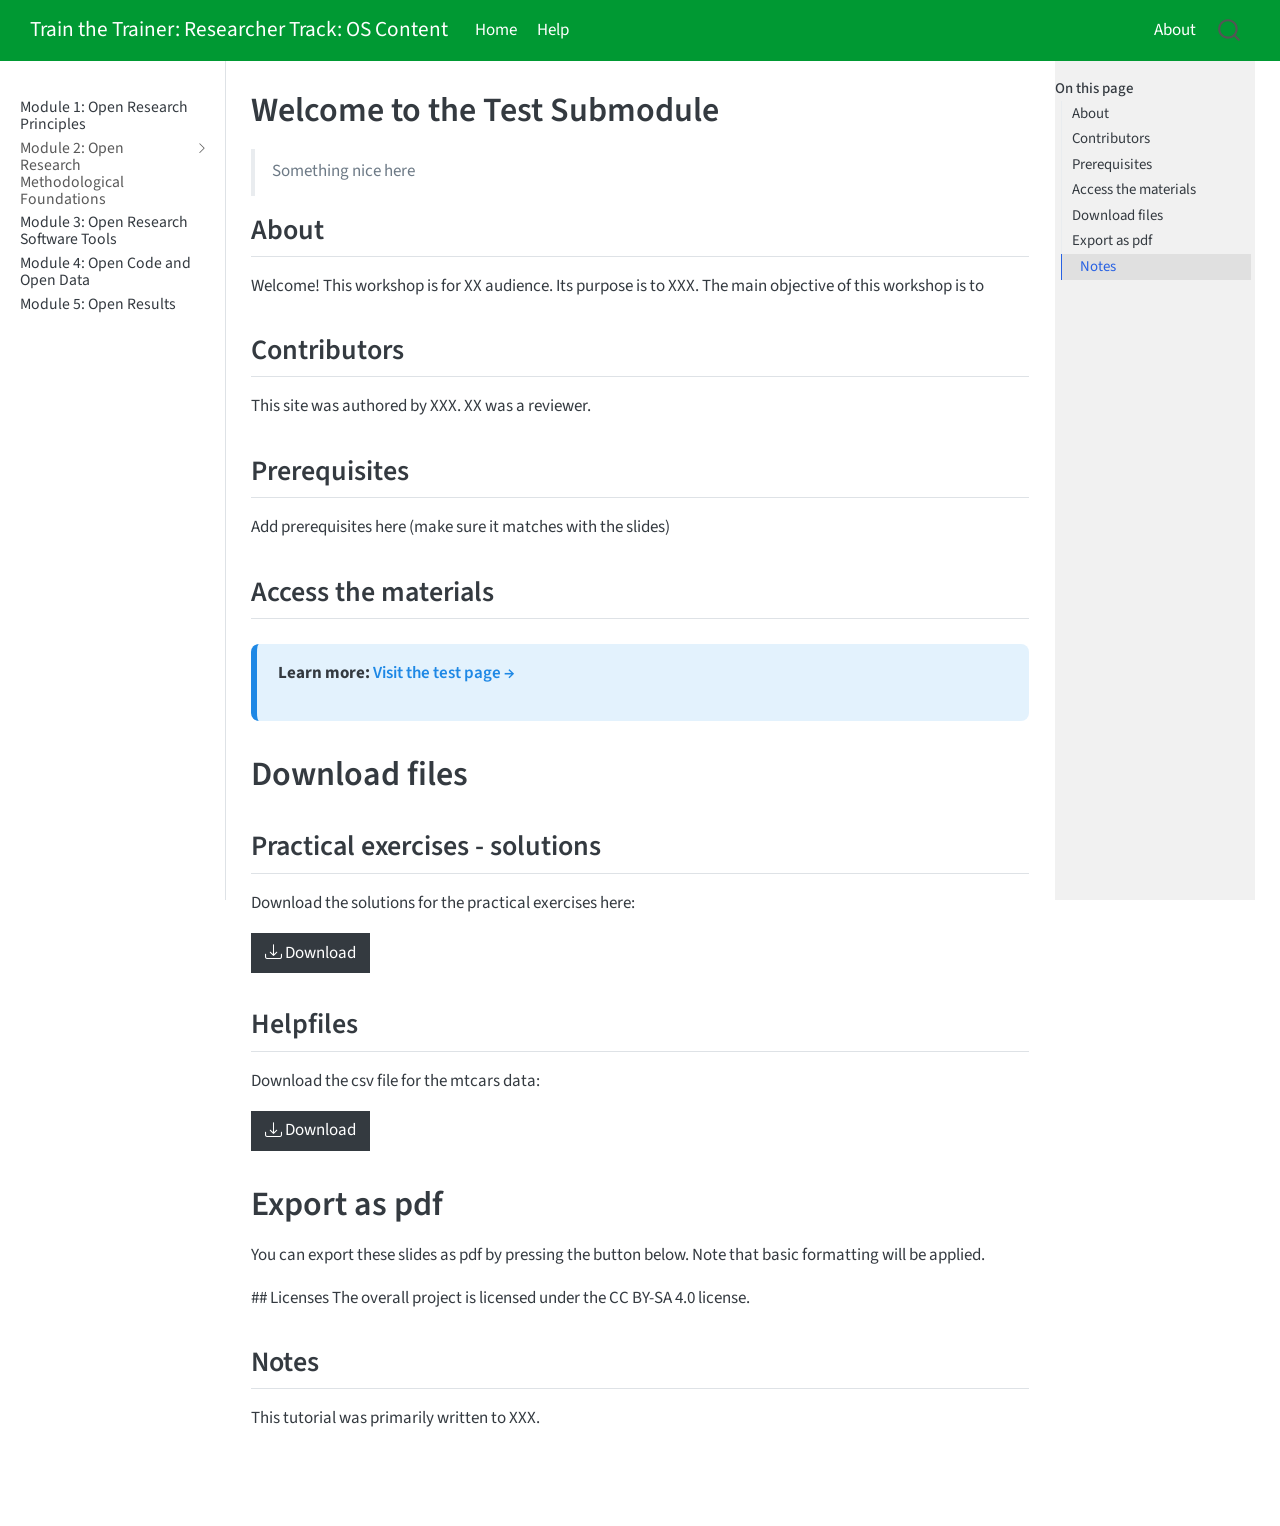
<file: materials/OS-M2/OS-M2-S3-Preregistration/test.html>
<!DOCTYPE html>
<html xmlns="http://www.w3.org/1999/xhtml" lang="en" xml:lang="en"><head>

<meta charset="utf-8">
<meta name="generator" content="quarto-1.11.9">

<meta name="viewport" content="width=device-width, initial-scale=1.0, user-scalable=yes">


<title>Welcome to the Test Submodule – Train the Trainer: Researcher Track: OS Content</title>
<style>
/* Default styles provided by pandoc.
** See https://pandoc.org/MANUAL.html#variables-for-html for config info.
*/
span.smallcaps{font-variant: small-caps;}
div.columns{display: flex; gap: 1.5em;}
div.column{flex: auto;}
@media screen {
div.columns{gap: min(4vw, 1.5em);}
div.column{overflow-x: auto;}
}
div.hanging-indent{margin-left: 1.5em; text-indent: -1.5em;}
ul.task-list{list-style: none;}
ul.task-list li input[type="checkbox"] {
  width: 0.8em;
  margin: 0 0.8em 0.2em -1em; /* quarto-specific, see https://github.com/quarto-dev/quarto-cli/issues/4556 */ 
  vertical-align: middle;
}
</style>


<script src="../../../site_libs/quarto-nav/quarto-nav.js"></script>
<script src="../../../site_libs/quarto-nav/headroom.min.js"></script>
<script src="../../../site_libs/clipboard/clipboard.min.js"></script>
<script src="../../../site_libs/quarto-search/autocomplete.umd.js"></script>
<script src="../../../site_libs/quarto-search/fuse.min.js"></script>
<script src="../../../site_libs/quarto-search/quarto-search.js"></script>
<meta name="quarto:offset" content="../../../">
<script src="../../../site_libs/quarto-html/quarto.js" type="module"></script>
<script src="../../../site_libs/quarto-html/tabsets/tabsets.js" type="module"></script>
<script src="../../../site_libs/quarto-html/scrollable-regions/scrollable-regions.js" type="module"></script>
<script src="../../../site_libs/quarto-html/popper.min.js"></script>
<script src="../../../site_libs/quarto-html/tippy.umd.min.js"></script>
<script src="../../../site_libs/quarto-html/anchor.min.js"></script>
<link href="../../../site_libs/quarto-html/tippy.css" rel="stylesheet">
<link href="../../../site_libs/quarto-html/quarto-syntax-highlighting-63b5708e65d6cd79cd7618c58d0c21e7.css" rel="stylesheet" id="quarto-text-highlighting-styles">
<script src="../../../site_libs/bootstrap/bootstrap.min.js"></script>
<link href="../../../site_libs/bootstrap/bootstrap-icons.css" rel="stylesheet">
<link href="../../../site_libs/bootstrap/bootstrap-fae47caf9e852e6e4b6ee8ceec8e0f71.min.css" rel="stylesheet" append-hash="true" id="quarto-bootstrap" data-mode="light">
<link href="../../../site_libs/quarto-contrib/downloadthis-1.9.1/downloadthis.css" rel="stylesheet">
<script id="quarto-search-options" type="application/json">{
  "location": "navbar",
  "copy-button": false,
  "collapse-after": 3,
  "panel-placement": "end",
  "type": "overlay",
  "limit": 50,
  "keyboard-shortcut": [
    "f",
    "/",
    "s"
  ],
  "show-item-context": false,
  "language": {
    "search-no-results-text": "No results",
    "search-matching-documents-text": "matching documents",
    "search-copy-link-title": "Copy link to search",
    "search-hide-matches-text": "Hide additional matches",
    "search-more-match-text": "more match in this document",
    "search-more-matches-text": "more matches in this document",
    "search-clear-button-title": "Clear",
    "search-text-placeholder": "",
    "search-detached-cancel-button-title": "Cancel",
    "search-submit-button-title": "Submit",
    "search-label": "Search"
  }
}</script>


<link rel="stylesheet" href="../../../website-custom.css">
</head>

<body class="nav-sidebar docked nav-fixed quarto-light"><a id="quarto-skip-link" class="visually-hidden-focusable" href="#quarto-document-content">Skip to main content</a>

<div id="quarto-search-results"></div>
  <header id="quarto-header" class="headroom fixed-top">
    <nav class="navbar navbar-expand-lg " data-bs-theme="dark" aria-label="Site">
      <div class="navbar-container container-fluid">
      <div class="navbar-brand-container mx-auto">
    <a class="navbar-brand" href="../../../index.html">
    <span class="navbar-title">Train the Trainer: Researcher Track: OS Content</span>
    </a>
  </div>
          <button class="navbar-toggler" type="button" data-bs-toggle="collapse" data-bs-target="#navbarCollapse" aria-controls="navbarCollapse" aria-expanded="false" aria-label="Toggle navigation" onclick="if (window.quartoToggleHeadroom) { window.quartoToggleHeadroom(); }">
  <span class="navbar-toggler-icon"></span>
</button>
          <div class="collapse navbar-collapse" id="navbarCollapse">
            <ul class="navbar-nav navbar-nav-scroll me-auto">
  <li class="nav-item">
    <a class="nav-link" href="../../../index.html"> 
<span class="menu-text">Home</span></a>
  </li>  
  <li class="nav-item">
    <a class="nav-link" href="../../../help.html"> 
<span class="menu-text">Help</span></a>
  </li>  
</ul>
            <ul class="navbar-nav navbar-nav-scroll ms-auto">
  <li class="nav-item">
    <a class="nav-link" href="../../../about.html"> 
<span class="menu-text">About</span></a>
  </li>  
</ul>
          </div> <!-- /navcollapse -->
            <div class="quarto-navbar-tools">
</div>
            <div id="quarto-search" class="" title="Search"></div>
      </div> <!-- /container-fluid -->
    </nav>
  <nav class="quarto-secondary-nav" aria-label="Toolbar">
    <div class="container-fluid d-flex">
      <button type="button" class="quarto-btn-toggle btn" data-bs-toggle="collapse" role="button" data-bs-target=".quarto-sidebar-collapse-item" aria-controls="quarto-sidebar" aria-expanded="false" aria-label="Toggle sidebar navigation" onclick="if (window.quartoToggleHeadroom) { window.quartoToggleHeadroom(); }">
        <i class="bi bi-layout-text-sidebar-reverse"></i>
      </button>
        <nav class="quarto-page-breadcrumbs" aria-label="Breadcrumbs"><ol class="breadcrumb"><li class="breadcrumb-item">Welcome to the Test Submodule</li></ol></nav>
        <a class="flex-grow-1" data-bs-toggle="collapse" data-bs-target=".quarto-sidebar-collapse-item" onclick="if (window.quartoToggleHeadroom) { window.quartoToggleHeadroom(); }">      
        </a>
    </div>
  </nav>
</header>
<!-- content -->
<div id="quarto-content" class="quarto-container page-columns page-rows-contents page-layout-article page-navbar">
<!-- sidebar -->
  <nav id="quarto-sidebar" class="sidebar collapse collapse-horizontal quarto-sidebar-collapse-item sidebar-navigation docked overflow-auto" aria-label="Section">
    <div class="sidebar-menu-container"> 
    <ul class="list-unstyled mt-1">
        <li class="sidebar-item sidebar-item-section">
      <span class="sidebar-item-text sidebar-link text-start">
 <span class="menu-text">Module 1: Open Research Principles</span></span>
  </li>
        <li class="sidebar-item sidebar-item-section">
      <div class="sidebar-item-container"> 
            <button type="button" class="sidebar-item-text sidebar-item-toggle sidebar-link text-start collapsed" data-bs-toggle="collapse" data-bs-target="#quarto-sidebar-section-2" aria-controls="quarto-sidebar-section-2" aria-expanded="false">
 <span class="menu-text" id="quarto-sidebar-section-2-label">Module 2: Open Research Methodological Foundations</span><i class="bi bi-chevron-right" aria-hidden="true"></i></button>
      </div>
      <ul id="quarto-sidebar-section-2" aria-labelledby="quarto-sidebar-section-2-label" class="collapse list-unstyled sidebar-section depth1 ">  
          <li class="sidebar-item">
  <div class="sidebar-item-container"> 
  <a href="../../../materials/OS-M2/OS-M2-S3-Preregistration/OS-M2-S3-Preregistration.html" class="sidebar-item-text sidebar-link">
 <span class="menu-text">2.3. Introduction to Preregistration</span></a>
  </div>
</li>
      </ul>
  </li>
        <li class="sidebar-item sidebar-item-section">
      <span class="sidebar-item-text sidebar-link text-start">
 <span class="menu-text">Module 3: Open Research Software Tools</span></span>
  </li>
        <li class="sidebar-item sidebar-item-section">
      <span class="sidebar-item-text sidebar-link text-start">
 <span class="menu-text">Module 4: Open Code and Open Data</span></span>
  </li>
        <li class="sidebar-item sidebar-item-section">
      <span class="sidebar-item-text sidebar-link text-start">
 <span class="menu-text">Module 5: Open Results</span></span>
  </li>
    </ul>
    </div>
</nav>
<div id="quarto-sidebar-glass" class="quarto-sidebar-collapse-item" data-bs-toggle="collapse" data-bs-target=".quarto-sidebar-collapse-item"></div>
<!-- margin-sidebar -->
    <div id="quarto-margin-sidebar" class="sidebar margin-sidebar">
        <nav id="TOC" role="doc-toc" aria-labelledby="toc-title" class="toc-active">
    <h2 id="toc-title">On this page</h2>
   
  <ul>
  <li><a href="#about" id="toc-about" class="nav-link active" data-scroll-target="#about">About</a></li>
  <li><a href="#contributors" id="toc-contributors" class="nav-link" data-scroll-target="#contributors">Contributors</a></li>
  <li><a href="#prerequisites" id="toc-prerequisites" class="nav-link" data-scroll-target="#prerequisites">Prerequisites</a></li>
  <li><a href="#access-the-materials" id="toc-access-the-materials" class="nav-link" data-scroll-target="#access-the-materials">Access the materials</a></li>
  <li><a href="#download-files" id="toc-download-files" class="nav-link" data-scroll-target="#download-files">Download files</a>
  <ul class="collapse">
  <li><a href="#practical-exercises---solutions" id="toc-practical-exercises---solutions" class="nav-link" data-scroll-target="#practical-exercises---solutions">Practical exercises - solutions</a></li>
  <li><a href="#helpfiles" id="toc-helpfiles" class="nav-link" data-scroll-target="#helpfiles">Helpfiles</a></li>
  </ul></li>
  <li><a href="#export-as-pdf" id="toc-export-as-pdf" class="nav-link" data-scroll-target="#export-as-pdf">Export as pdf</a>
  <ul class="collapse">
  <li><a href="#notes" id="toc-notes" class="nav-link" data-scroll-target="#notes">Notes</a></li>
  </ul></li>
  </ul>
</nav>
    </div>
<!-- main -->
<main class="content" id="quarto-document-content" tabindex="-1">

<header id="title-block-header" class="quarto-title-block default">
<div class="quarto-title">
<h1 class="title">Welcome to the Test Submodule</h1>
</div>



<div class="quarto-title-meta">

    
  
    
  </div>
  


</header>


<blockquote class="blockquote">
<p>Something nice here</p>
</blockquote>
<section id="about" class="level2">
<h2 class="anchored" data-anchor-id="about">About</h2>
<p>Welcome! This workshop is for XX audience. Its purpose is to XXX. The main objective of this workshop is to</p>
</section>
<section id="contributors" class="level2">
<h2 class="anchored" data-anchor-id="contributors">Contributors</h2>
<p>This site was authored by XXX. XX was a reviewer.</p>
</section>
<section id="prerequisites" class="level2">
<h2 class="anchored" data-anchor-id="prerequisites">Prerequisites</h2>
<p>Add prerequisites here (make sure it matches with the slides)</p>
</section>
<section id="access-the-materials" class="level2">
<h2 class="anchored" data-anchor-id="access-the-materials">Access the materials</h2>
<div style="
  background-color: #e3f2fd;
  border-left: 6px solid #1e88e5;
  padding: 1rem 1.25rem;
  border-radius: 8px;
  margin: 1.5rem 0;
">
<p><strong>Learn more:</strong> <a href="text.html" style="color: #1e88e5; text-decoration: none; font-weight: 600;"> Visit the test page → </a></p>
</div>
</section>
<section id="download-files" class="level1">
<h1>Download files</h1>
<section id="practical-exercises---solutions" class="level2">
<h2 class="anchored" data-anchor-id="practical-exercises---solutions">Practical exercises - solutions</h2>
<p>Download the solutions for the practical exercises here:</p>
<p><a href="#dnldts44763" onclick="fetch('[data-uri]').then(res => res.blob()).then(blob => {
      const downloadURL = window.URL.createObjectURL(blob);
      const a = document.createElement('a');
      document.body.appendChild(a);
      a.href = downloadURL;
      a.download = 'carz.csv.csv'; a.click();
      window.URL.revokeObjectURL(downloadURL);
      document.body.removeChild(a);
        });"><button class="btn btn-default downloadthis  " id="dnldts44763"><i class="bi bi-download"></i> Download </button></a></p>
</section>
<section id="helpfiles" class="level2">
<h2 class="anchored" data-anchor-id="helpfiles">Helpfiles</h2>
<p>Download the csv file for the mtcars data:</p>
<p><a href="#dnldts48131" onclick="fetch('[data-uri]').then(res => res.blob()).then(blob => {
      const downloadURL = window.URL.createObjectURL(blob);
      const a = document.createElement('a');
      document.body.appendChild(a);
      a.href = downloadURL;
      a.download = 'carz.csv.csv'; a.click();
      window.URL.revokeObjectURL(downloadURL);
      document.body.removeChild(a);
        });"><button class="btn btn-default downloadthis  " id="dnldts48131"><i class="bi bi-download"></i> Download </button></a></p>
<p><!-- https://github.com/shafayetShafee/downloadthis --> <!--  https://cran.r-project.org/web/packages/downloadthis/vignettes/downloadthis.html --></p>
</section>
</section>
<section id="export-as-pdf" class="level1">
<h1>Export as pdf</h1>
<p>You can export these slides as pdf by pressing the button below. Note that basic formatting will be applied.</p>
<p><!-- https://quarto.org/docs/presentations/powerpoint.html#powerpoint-templates --></p>
<p>## Licenses The overall project is licensed under the CC BY-SA 4.0 license.</p>
<section id="notes" class="level2">
<h2 class="anchored" data-anchor-id="notes">Notes</h2>
<p>This tutorial was primarily written to XXX.</p>


</section>
</section>

</main> <!-- /main -->
<script id="quarto-html-after-body" type="application/javascript">
  window.document.addEventListener("DOMContentLoaded", function (event) {
    const icon = "";
    const anchorJS = new window.AnchorJS();
    anchorJS.options = {
      placement: 'right',
      icon: icon
    };
    anchorJS.add('.anchored');
    const isCodeAnnotation = (el) => {
      for (const clz of el.classList) {
        if (clz.startsWith('code-annotation-')) {                     
          return true;
        }
      }
      return false;
    }
    const onCopySuccess = function(e) {
      // button target
      const button = e.trigger;
      // don't keep focus
      button.blur();
      // flash "checked"
      button.classList.add('code-copy-button-checked');
      var currentTitle = button.getAttribute("title");
      button.setAttribute("title", "Copied!");
      let tooltip;
      if (window.bootstrap) {
        button.setAttribute("data-bs-toggle", "tooltip");
        button.setAttribute("data-bs-placement", "left");
        button.setAttribute("data-bs-title", "Copied!");
        tooltip = new bootstrap.Tooltip(button, 
          { trigger: "manual", 
            customClass: "code-copy-button-tooltip",
            offset: [0, -8]});
        tooltip.show();    
      }
      setTimeout(function() {
        if (tooltip) {
          tooltip.hide();
          button.removeAttribute("data-bs-title");
          button.removeAttribute("data-bs-toggle");
          button.removeAttribute("data-bs-placement");
        }
        button.setAttribute("title", currentTitle);
        button.classList.remove('code-copy-button-checked');
      }, 1000);
      // clear code selection
      e.clearSelection();
    }
    const getTextToCopy = function(trigger) {
      const outerScaffold = trigger.parentElement.cloneNode(true);
      const codeEl = outerScaffold.querySelector('code');
      for (const childEl of codeEl.children) {
        if (isCodeAnnotation(childEl)) {
          childEl.remove();
        }
      }
      return codeEl.innerText;
    }
    const clipboard = new window.ClipboardJS('.code-copy-button:not([data-in-quarto-modal])', {
      text: getTextToCopy
    });
    clipboard.on('success', onCopySuccess);
    if (window.document.getElementById('quarto-embedded-source-code-modal')) {
      const clipboardModal = new window.ClipboardJS('.code-copy-button[data-in-quarto-modal]', {
        text: getTextToCopy,
        container: window.document.getElementById('quarto-embedded-source-code-modal')
      });
      clipboardModal.on('success', onCopySuccess);
    }
      var localhostRegex = new RegExp(/^(?:http|https):\/\/localhost\:?[0-9]*\//);
      var mailtoRegex = new RegExp(/^mailto:/);
        var filterRegex = new RegExp("https:\/\/lmu-osc\.github\.io\/train-the-trainer-researcher-track-OS\/");
      var isInternal = (href) => {
          return filterRegex.test(href) || localhostRegex.test(href) || mailtoRegex.test(href);
      }
      // Inspect non-navigation links and adorn them if external
      window.quartoDecorateExternalLinks = function (root) {
     var links = (root || window.document).querySelectorAll('a[href]:not(.nav-link):not(.navbar-brand):not(.toc-action):not(.sidebar-link):not(.sidebar-item-toggle):not(.pagination-link):not(.no-external):not([aria-hidden]):not(.dropdown-item):not(.quarto-navigation-tool):not(.about-link)');
      for (var i=0; i<links.length; i++) {
        const link = links[i];
        if (!isInternal(link.href)) {
          // undo the damage that might have been done by quarto-nav.js in the case of
          // links that we want to consider external
          if (link.dataset.originalHref !== undefined) {
            link.href = link.dataset.originalHref;
          }
          if (!link.classList.contains('no-external-icon')) {
          }
        }
      }
      };
      window.quartoDecorateExternalLinks(window.document);
    // Esc closes the popup (WCAG 1.4.13) and focus leaving both trigger and
    // popup closes it (WCAG 2.4.11); tippy handles neither for interactive popups.
    const hideOnEscAndFocusOut = {
      name: 'hideOnEscAndFocusOut',
      defaultValue: true,
      fn(instance) {
        const dismiss = () => {
          // A show scheduled by the trigger delay would otherwise reopen it
          instance.clearDelayTimeouts();
          instance.hide();
        };
        const onKeyDown = (event) => {
          if (event.key !== 'Escape') {
            return;
          }
          // Keep Esc from also reaching page handlers (e.g. reveal.js overview),
          // except an open reveal.js slide menu, which Esc should close too.
          // The menu handles keys only when its keyboard option is on.
          const menuHandlesEsc = window.Reveal?.getPlugin?.('menu')?.isOpen() &&
            window.Reveal.getConfig().menu?.keyboard !== false;
          if (!menuHandlesEsc) {
            event.stopPropagation();
          }
          if (instance.popper.contains(window.document.activeElement)) {
            // Disabled while refocusing so the focus trigger does not reopen it
            instance.disable();
            instance.reference.focus();
            instance.enable();
          }
          dismiss();
        };
        const onFocusOut = (event) => {
          const target = event.relatedTarget;
          if (target && !instance.reference.contains(target) &&
              !instance.popper.contains(target)) {
            dismiss();
          }
        };
        // On the trigger too: a click trigger (code-annotations: select) has no
        // blur handling. Attached for the instance's lifetime so leaving the
        // trigger also cancels a show still pending on the trigger delay.
        instance.reference.addEventListener('focusout', onFocusOut);
        return {
          onShow() {
            window.document.addEventListener('keydown', onKeyDown, true);
            instance.popper.addEventListener('focusout', onFocusOut);
          },
          onHide() {
            window.document.removeEventListener('keydown', onKeyDown, true);
            instance.popper.removeEventListener('focusout', onFocusOut);
          },
          onDestroy() {
            instance.reference.removeEventListener('focusout', onFocusOut);
          },
        };
      },
    };
    function tippyHover(el, contentFn, onTriggerFn, onUntriggerFn) {
      const config = {
        allowHTML: true,
        maxWidth: 500,
        delay: 100,
        arrow: false,
        appendTo: function(el) {
            return el.parentElement;
        },
        interactive: true,
        interactiveBorder: 10,
        theme: 'quarto',
        placement: 'bottom-start',
        plugins: [hideOnEscAndFocusOut],
      };
      if (contentFn) {
        config.content = contentFn;
      }
      if (onTriggerFn) {
        config.onTrigger = onTriggerFn;
      }
      if (onUntriggerFn) {
        config.onUntrigger = onUntriggerFn;
      }
      window.tippy(el, config); 
    }
    const noterefs = window.document.querySelectorAll('a[role="doc-noteref"]');
    for (var i=0; i<noterefs.length; i++) {
      const ref = noterefs[i];
      tippyHover(ref, function() {
        // use id or data attribute instead here
        let href = ref.getAttribute('data-footnote-href') || ref.getAttribute('href');
        try { href = new URL(href).hash; } catch {}
        const id = href.replace(/^#\/?/, "");
        const note = window.document.getElementById(id);
        if (note) {
          return note.innerHTML;
        } else {
          return "";
        }
      });
    }
    const xrefs = window.document.querySelectorAll('a.quarto-xref');
    const processXRef = (id, note) => {
      // Strip column container classes
      const stripColumnClz = (el) => {
        el.classList.remove("page-full", "page-columns");
        if (el.children) {
          for (const child of el.children) {
            stripColumnClz(child);
          }
        }
      }
      stripColumnClz(note)
      if (id === null || id.startsWith('sec-')) {
        // Special case sections, only their first couple elements
        const container = document.createElement("div");
        if (note.children && note.children.length > 2) {
          container.appendChild(note.children[0].cloneNode(true));
          for (let i = 1; i < note.children.length; i++) {
            const child = note.children[i];
            if (child.tagName === "P" && child.innerText === "") {
              continue;
            } else {
              container.appendChild(child.cloneNode(true));
              break;
            }
          }
          if (window.Quarto?.typesetMath) {
            window.Quarto.typesetMath(container);
          }
          return container.innerHTML
        } else {
          if (window.Quarto?.typesetMath) {
            window.Quarto.typesetMath(note);
          }
          return note.innerHTML;
        }
      } else {
        // Remove any anchor links if they are present
        const anchorLink = note.querySelector('a.anchorjs-link');
        if (anchorLink) {
          anchorLink.remove();
        }
        if (window.Quarto?.typesetMath) {
          window.Quarto.typesetMath(note);
        }
        if (note.classList.contains("callout")) {
          return note.outerHTML;
        } else {
          return note.innerHTML;
        }
      }
    }
    for (var i=0; i<xrefs.length; i++) {
      const xref = xrefs[i];
      tippyHover(xref, undefined, function(instance) {
        instance.disable();
        let url = xref.getAttribute('href');
        let hash = undefined; 
        if (url.startsWith('#')) {
          hash = url;
        } else {
          try { hash = new URL(url).hash; } catch {}
        }
        if (hash) {
          const id = hash.replace(/^#\/?/, "");
          const note = window.document.getElementById(id);
          if (note !== null) {
            try {
              const html = processXRef(id, note.cloneNode(true));
              instance.setContent(html);
            } finally {
              instance.enable();
              instance.show();
            }
          } else {
            // See if we can fetch this
            fetch(url.split('#')[0])
            .then(res => res.text())
            .then(html => {
              const parser = new DOMParser();
              const htmlDoc = parser.parseFromString(html, "text/html");
              const note = htmlDoc.getElementById(id);
              if (note !== null) {
                const html = processXRef(id, note);
                instance.setContent(html);
              } 
            }).finally(() => {
              instance.enable();
              instance.show();
            });
          }
        } else {
          // See if we can fetch a full url (with no hash to target)
          // This is a special case and we should probably do some content thinning / targeting
          fetch(url)
          .then(res => res.text())
          .then(html => {
            const parser = new DOMParser();
            const htmlDoc = parser.parseFromString(html, "text/html");
            const note = htmlDoc.querySelector('main.content');
            if (note !== null) {
              // This should only happen for chapter cross references
              // (since there is no id in the URL)
              // remove the first header
              if (note.children.length > 0 && note.children[0].tagName === "HEADER") {
                note.children[0].remove();
              }
              const html = processXRef(null, note);
              instance.setContent(html);
            } 
          }).finally(() => {
            instance.enable();
            instance.show();
          });
        }
      }, function(instance) {
      });
    }
        let selectedAnnoteEl;
        const selectorForAnnotation = ( cell, annotation) => {
          let cellAttr = 'data-code-cell="' + cell + '"';
          let lineAttr = 'data-code-annotation="' +  annotation + '"';
          const selector = 'span[' + cellAttr + '][' + lineAttr + ']';
          return selector;
        }
        const selectCodeLines = (annoteEl) => {
          const doc = window.document;
          const targetCell = annoteEl.getAttribute("data-target-cell");
          const targetAnnotation = annoteEl.getAttribute("data-target-annotation");
          const annoteSpan = window.document.querySelector(selectorForAnnotation(targetCell, targetAnnotation));
          const lines = annoteSpan.getAttribute("data-code-lines").split(",");
          const lineIds = lines.map((line) => {
            return targetCell + "-" + line;
          })
          // Each band is positioned against its own containing block, which is
          // not the offsetParent of the lines, so place it from client rects.
          const placeBand = (band, firstEl, lastEl, codeBlock) => {
            const container = band.offsetParent;
            if (container === null) {
              return;
            }
            const containerRect = container.getBoundingClientRect();
            // Reveal.js scales slides with a transform, so convert client
            // pixels back to the CSS pixels of the container.
            const scale = containerRect.height / container.offsetHeight || 1;
            const firstRect = firstEl.getBoundingClientRect();
            const lastRect = lastEl.getBoundingClientRect();
            const top = (firstRect.top - containerRect.top) / scale - container.clientTop + container.scrollTop;
            const height = (lastRect.bottom - firstRect.top) / scale;
            band.style.top = top - 2 + "px";
            band.style.height = height + 4 + "px";
            if (codeBlock) {
              // Without the copy button wrapper, the containing block is wider
              // than the code block, so span the code block explicitly.
              const blockRect = codeBlock.getBoundingClientRect();
              band.style.left = (blockRect.left - containerRect.left) / scale - container.clientLeft + container.scrollLeft + "px";
              band.style.width = blockRect.width / scale + "px";
            }
          };
          if (lineIds.length > 0) {
            const el = window.document.getElementById(lineIds[0]);
            const lastEl = window.document.getElementById(lineIds[lineIds.length - 1]);
            const parent = el.parentElement.parentElement;
            // cook up a div (if necessary) and position it
            let div = window.document.getElementById("code-annotation-line-highlight");
            if (div === null) {
              div = window.document.createElement("div");
              div.setAttribute("id", "code-annotation-line-highlight");
              div.style.position = 'absolute';
              parent.appendChild(div);
            }
            placeBand(div, el, lastEl, parent.closest("div.sourceCode") || parent);
            let gutterDiv = window.document.getElementById("code-annotation-line-highlight-gutter");
            if (gutterDiv === null) {
              gutterDiv = window.document.createElement("div");
              gutterDiv.setAttribute("id", "code-annotation-line-highlight-gutter");
              gutterDiv.style.position = 'absolute';
              const codeCell = window.document.getElementById(targetCell);
              const gutter = codeCell.querySelector('.code-annotation-gutter');
              gutter.appendChild(gutterDiv);
            }
            placeBand(gutterDiv, el, lastEl);
            selectedAnnoteEl = annoteEl;
          }
        };
        const unselectCodeLines = () => {
          const elementsIds = ["code-annotation-line-highlight", "code-annotation-line-highlight-gutter"];
          elementsIds.forEach((elId) => {
            const div = window.document.getElementById(elId);
            if (div) {
              div.remove();
            }
          });
          selectedAnnoteEl = undefined;
        };
          // Handle positioning of the toggle
      window.addEventListener(
        "resize",
        throttle(() => {
          elRect = undefined;
          if (selectedAnnoteEl) {
            selectCodeLines(selectedAnnoteEl);
          }
        }, 10)
      );
      function throttle(fn, ms) {
      let throttle = false;
      let timer;
        return (...args) => {
          if(!throttle) { // first call gets through
              fn.apply(this, args);
              throttle = true;
          } else { // all the others get throttled
              if(timer) clearTimeout(timer); // cancel #2
              timer = setTimeout(() => {
                fn.apply(this, args);
                timer = throttle = false;
              }, ms);
          }
        };
      }
        // Attach click handler to the DT
        const annoteDls = window.document.querySelectorAll('dt[data-target-cell]');
        for (const annoteDlNode of annoteDls) {
          annoteDlNode.addEventListener('click', (event) => {
            const clickedEl = event.target;
            if (clickedEl !== selectedAnnoteEl) {
              unselectCodeLines();
              const activeEl = window.document.querySelector('dt[data-target-cell].code-annotation-active');
              if (activeEl) {
                activeEl.classList.remove('code-annotation-active');
              }
              selectCodeLines(clickedEl);
              clickedEl.classList.add('code-annotation-active');
            } else {
              // Unselect the line
              unselectCodeLines();
              clickedEl.classList.remove('code-annotation-active');
            }
          });
        }
    const findCites = (el) => {
      const parentEl = el.parentElement;
      if (parentEl) {
        const cites = parentEl.dataset.cites;
        if (cites) {
          return {
            el,
            cites: cites.split(' ')
          };
        } else {
          return findCites(el.parentElement)
        }
      } else {
        return undefined;
      }
    };
    var bibliorefs = window.document.querySelectorAll('a[role="doc-biblioref"]');
    for (var i=0; i<bibliorefs.length; i++) {
      const ref = bibliorefs[i];
      const citeInfo = findCites(ref);
      if (citeInfo) {
        tippyHover(citeInfo.el, function() {
          var popup = window.document.createElement('div');
          citeInfo.cites.forEach(function(cite) {
            var citeDiv = window.document.createElement('div');
            citeDiv.classList.add('hanging-indent');
            citeDiv.classList.add('csl-entry');
            var biblioDiv = window.document.getElementById('ref-' + cite);
            if (biblioDiv) {
              citeDiv.innerHTML = biblioDiv.innerHTML;
            }
            popup.appendChild(citeDiv);
          });
          return popup.innerHTML;
        });
      }
    }
  });
  </script>
  <script type="application/javascript">
  window.quartoScrollableRegionsLabels = {"code":"Scrollable code","output":"Scrollable output"};
  </script>
</div> <!-- /content -->




</body></html>
</file>
<file: site_libs/quarto-html/tippy.css>
.tippy-box[data-animation=fade][data-state=hidden]{opacity:0}[data-tippy-root]{max-width:calc(100vw - 10px)}.tippy-box{position:relative;background-color:#333;color:#fff;border-radius:4px;font-size:14px;line-height:1.4;white-space:normal;outline:0;transition-property:transform,visibility,opacity}.tippy-box[data-placement^=top]>.tippy-arrow{bottom:0}.tippy-box[data-placement^=top]>.tippy-arrow:before{bottom:-7px;left:0;border-width:8px 8px 0;border-top-color:initial;transform-origin:center top}.tippy-box[data-placement^=bottom]>.tippy-arrow{top:0}.tippy-box[data-placement^=bottom]>.tippy-arrow:before{top:-7px;left:0;border-width:0 8px 8px;border-bottom-color:initial;transform-origin:center bottom}.tippy-box[data-placement^=left]>.tippy-arrow{right:0}.tippy-box[data-placement^=left]>.tippy-arrow:before{border-width:8px 0 8px 8px;border-left-color:initial;right:-7px;transform-origin:center left}.tippy-box[data-placement^=right]>.tippy-arrow{left:0}.tippy-box[data-placement^=right]>.tippy-arrow:before{left:-7px;border-width:8px 8px 8px 0;border-right-color:initial;transform-origin:center right}.tippy-box[data-inertia][data-state=visible]{transition-timing-function:cubic-bezier(.54,1.5,.38,1.11)}.tippy-arrow{width:16px;height:16px;color:#333}.tippy-arrow:before{content:"";position:absolute;border-color:transparent;border-style:solid}.tippy-content{position:relative;padding:5px 9px;z-index:1}
</file>
<file: site_libs/quarto-html/quarto-syntax-highlighting-63b5708e65d6cd79cd7618c58d0c21e7.css>
/* quarto syntax highlight colors */
:root {
  --quarto-hl-ot-color: #003B4F;
  --quarto-hl-at-color: #657422;
  --quarto-hl-ss-color: #20794D;
  --quarto-hl-an-color: #5E5E5E;
  --quarto-hl-fu-color: #4758AB;
  --quarto-hl-st-color: #20794D;
  --quarto-hl-cf-color: #003B4F;
  --quarto-hl-op-color: #5E5E5E;
  --quarto-hl-er-color: #AD0000;
  --quarto-hl-bn-color: #AD0000;
  --quarto-hl-al-color: #AD0000;
  --quarto-hl-va-color: #111111;
  --quarto-hl-bu-color: inherit;
  --quarto-hl-ex-color: inherit;
  --quarto-hl-pp-color: #AD0000;
  --quarto-hl-in-color: #5E5E5E;
  --quarto-hl-vs-color: #20794D;
  --quarto-hl-wa-color: #5E5E5E;
  --quarto-hl-do-color: #5E5E5E;
  --quarto-hl-im-color: #00769E;
  --quarto-hl-ch-color: #20794D;
  --quarto-hl-dt-color: #AD0000;
  --quarto-hl-fl-color: #AD0000;
  --quarto-hl-co-color: #5E5E5E;
  --quarto-hl-cv-color: #5E5E5E;
  --quarto-hl-cn-color: #8f5902;
  --quarto-hl-sc-color: #5E5E5E;
  --quarto-hl-dv-color: #AD0000;
  --quarto-hl-kw-color: #003B4F;
}

/* other quarto variables */
:root {
  --quarto-font-monospace: SFMono-Regular, Menlo, Monaco, Consolas, "Liberation Mono", "Courier New", monospace;
}

/* syntax highlight based on Pandoc's rules */
pre > code.sourceCode > span {
  color: #003B4F;
}

code.sourceCode > span {
  color: #003B4F;
}

div.sourceCode,
div.sourceCode pre.sourceCode {
  color: #003B4F;
}

/* Normal */
code span {
  color: #003B4F;
}

/* Alert */
code span.al {
  color: #AD0000;
  font-style: inherit;
}

/* Annotation */
code span.an {
  color: #5E5E5E;
  font-style: inherit;
}

/* Attribute */
code span.at {
  color: #657422;
  font-style: inherit;
}

/* BaseN */
code span.bn {
  color: #AD0000;
  font-style: inherit;
}

/* BuiltIn */
code span.bu {
  font-style: inherit;
}

/* ControlFlow */
code span.cf {
  color: #003B4F;
  font-weight: bold;
  font-style: inherit;
}

/* Char */
code span.ch {
  color: #20794D;
  font-style: inherit;
}

/* Constant */
code span.cn {
  color: #8f5902;
  font-style: inherit;
}

/* Comment */
code span.co {
  color: #5E5E5E;
  font-style: inherit;
}

/* CommentVar */
code span.cv {
  color: #5E5E5E;
  font-style: italic;
}

/* Documentation */
code span.do {
  color: #5E5E5E;
  font-style: italic;
}

/* DataType */
code span.dt {
  color: #AD0000;
  font-style: inherit;
}

/* DecVal */
code span.dv {
  color: #AD0000;
  font-style: inherit;
}

/* Error */
code span.er {
  color: #AD0000;
  font-style: inherit;
}

/* Extension */
code span.ex {
  font-style: inherit;
}

/* Float */
code span.fl {
  color: #AD0000;
  font-style: inherit;
}

/* Function */
code span.fu {
  color: #4758AB;
  font-style: inherit;
}

/* Import */
code span.im {
  color: #00769E;
  font-style: inherit;
}

/* Information */
code span.in {
  color: #5E5E5E;
  font-style: inherit;
}

/* Keyword */
code span.kw {
  color: #003B4F;
  font-weight: bold;
  font-style: inherit;
}

/* Operator */
code span.op {
  color: #5E5E5E;
  font-style: inherit;
}

/* Other */
code span.ot {
  color: #003B4F;
  font-style: inherit;
}

/* Preprocessor */
code span.pp {
  color: #AD0000;
  font-style: inherit;
}

/* SpecialChar */
code span.sc {
  color: #5E5E5E;
  font-style: inherit;
}

/* SpecialString */
code span.ss {
  color: #20794D;
  font-style: inherit;
}

/* String */
code span.st {
  color: #20794D;
  font-style: inherit;
}

/* Variable */
code span.va {
  color: #111111;
  font-style: inherit;
}

/* VerbatimString */
code span.vs {
  color: #20794D;
  font-style: inherit;
}

/* Warning */
code span.wa {
  color: #5E5E5E;
  font-style: italic;
}

.prevent-inlining {
  content: "</";
}

/*# sourceMappingURL=054cc16b9e9817627be6994582d2ffb5.css.map */
</file>
<file: website-custom.css>
/* css styles */


/* Style the top navbar */
.navbar {
  background-color: #009933;
}

.navbar a {
  color: white;
}

.navbar a:hover {
  background-color: #388e3c;
  color: white;
}

/* Style the left sidebar */
.sidebar {
  background-color: #f1f1f1;
}

/* Sidebar link colour when hovering */
.sidebar nav a:hover {
  background-color: #e0e0e0;
    color: #000;
}

/* Sidebar link colour for active link */
.sidebar nav .active {
  background-color: #e0e0e0;
    color: #006426; 
}

/* Global link styling */
a {
  color: #006426;        /* Default link color */
      /*text-decoration: none;    Removes underline by default */
}
</file>
<file: site_libs/quarto-contrib/downloadthis-1.9.1/downloadthis.css>
.downloadthis:focus,
  .downloadthis:active  {
     box-shadow: none !important;
  }
  
  .downloadthis:hover {
     transition: 0.2s;
     filter: brightness(0.90);
  }
  
  .downloadthis:active {
     filter: brightness(0.80);
}
</file>
